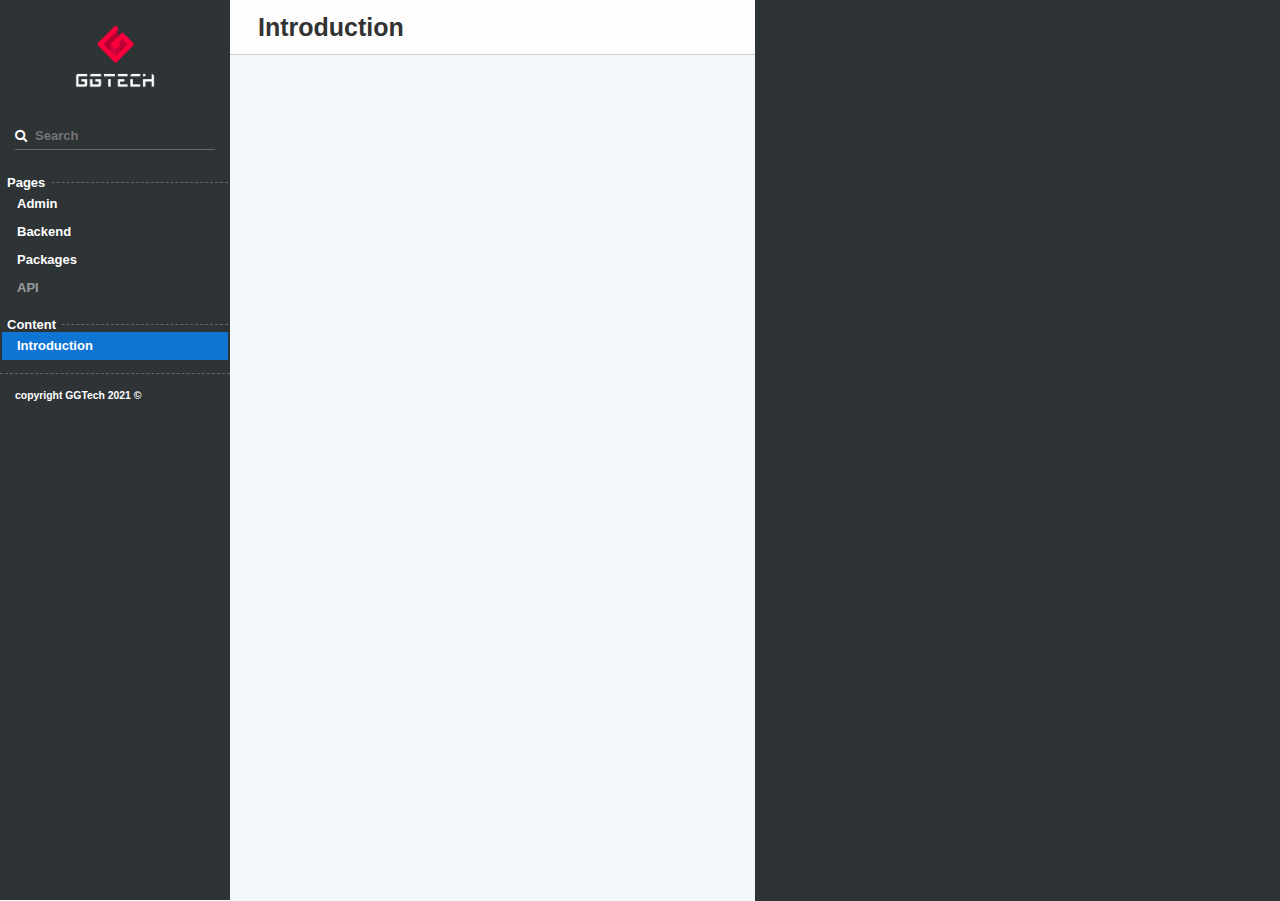
<file: index.html>
<!doctype html>
<html>
  <head>
    <meta charset="utf-8">
    <meta content="IE=edge,chrome=1" http-equiv="X-UA-Compatible">
    <meta name="viewport" content="width=device-width, initial-scale=1, maximum-scale=1">
    <link href="images/favicon-a68a6ad6.ico" rel="icon" type="image/ico" />
    <title>API Reference A</title>

    <style media="screen">
      .highlight table td { padding: 5px; }
.highlight table pre { margin: 0; }
.highlight .gh {
  color: #999999;
}
.highlight .sr {
  color: #f6aa11;
}
.highlight .go {
  color: #888888;
}
.highlight .gp {
  color: #555555;
}
.highlight .gs {
}
.highlight .gu {
  color: #aaaaaa;
}
.highlight .nb {
  color: #f6aa11;
}
.highlight .cm {
  color: #75715e;
}
.highlight .cp {
  color: #75715e;
}
.highlight .c1 {
  color: #75715e;
}
.highlight .cs {
  color: #75715e;
}
.highlight .c, .highlight .ch, .highlight .cd, .highlight .cpf {
  color: #75715e;
}
.highlight .err {
  color: #960050;
}
.highlight .gr {
  color: #960050;
}
.highlight .gt {
  color: #960050;
}
.highlight .gd {
  color: #49483e;
}
.highlight .gi {
  color: #49483e;
}
.highlight .ge {
  color: #49483e;
}
.highlight .kc {
  color: #66d9ef;
}
.highlight .kd {
  color: #66d9ef;
}
.highlight .kr {
  color: #66d9ef;
}
.highlight .no {
  color: #66d9ef;
}
.highlight .kt {
  color: #66d9ef;
}
.highlight .mf {
  color: #ae81ff;
}
.highlight .mh {
  color: #ae81ff;
}
.highlight .il {
  color: #ae81ff;
}
.highlight .mi {
  color: #ae81ff;
}
.highlight .mo {
  color: #ae81ff;
}
.highlight .m, .highlight .mb, .highlight .mx {
  color: #ae81ff;
}
.highlight .sc {
  color: #ae81ff;
}
.highlight .se {
  color: #ae81ff;
}
.highlight .ss {
  color: #ae81ff;
}
.highlight .sd {
  color: #e6db74;
}
.highlight .s2 {
  color: #e6db74;
}
.highlight .sb {
  color: #e6db74;
}
.highlight .sh {
  color: #e6db74;
}
.highlight .si {
  color: #e6db74;
}
.highlight .sx {
  color: #e6db74;
}
.highlight .s1 {
  color: #e6db74;
}
.highlight .s, .highlight .sa, .highlight .dl {
  color: #e6db74;
}
.highlight .na {
  color: #a6e22e;
}
.highlight .nc {
  color: #a6e22e;
}
.highlight .nd {
  color: #a6e22e;
}
.highlight .ne {
  color: #a6e22e;
}
.highlight .nf, .highlight .fm {
  color: #a6e22e;
}
.highlight .vc {
  color: #ffffff;
}
.highlight .nn {
  color: #ffffff;
}
.highlight .ni {
  color: #ffffff;
}
.highlight .bp {
  color: #ffffff;
}
.highlight .vg {
  color: #ffffff;
}
.highlight .vi {
  color: #ffffff;
}
.highlight .nv, .highlight .vm {
  color: #ffffff;
}
.highlight .w {
  color: #ffffff;
}
.highlight {
  color: #ffffff;
}
.highlight .n, .highlight .py, .highlight .nx {
  color: #ffffff;
}
.highlight .nl {
  color: #f92672;
}
.highlight .ow {
  color: #f92672;
}
.highlight .nt {
  color: #f92672;
}
.highlight .k, .highlight .kv {
  color: #f92672;
}
.highlight .kn {
  color: #f92672;
}
.highlight .kp {
  color: #f92672;
}
.highlight .o {
  color: #f92672;
}
    </style>
    <style media="print">
      * {
        -webkit-transition:none!important;
        transition:none!important;
      }
      .highlight table td { padding: 5px; }
.highlight table pre { margin: 0; }
.highlight, .highlight .w {
  color: #586e75;
}
.highlight .err {
  color: #002b36;
  background-color: #dc322f;
}
.highlight .c, .highlight .ch, .highlight .cd, .highlight .cm, .highlight .cpf, .highlight .c1, .highlight .cs {
  color: #657b83;
}
.highlight .cp {
  color: #b58900;
}
.highlight .nt {
  color: #b58900;
}
.highlight .o, .highlight .ow {
  color: #93a1a1;
}
.highlight .p, .highlight .pi {
  color: #93a1a1;
}
.highlight .gi {
  color: #859900;
}
.highlight .gd {
  color: #dc322f;
}
.highlight .gh {
  color: #268bd2;
  background-color: #002b36;
  font-weight: bold;
}
.highlight .k, .highlight .kn, .highlight .kp, .highlight .kr, .highlight .kv {
  color: #6c71c4;
}
.highlight .kc {
  color: #cb4b16;
}
.highlight .kt {
  color: #cb4b16;
}
.highlight .kd {
  color: #cb4b16;
}
.highlight .s, .highlight .sb, .highlight .sc, .highlight .dl, .highlight .sd, .highlight .s2, .highlight .sh, .highlight .sx, .highlight .s1 {
  color: #859900;
}
.highlight .sa {
  color: #6c71c4;
}
.highlight .sr {
  color: #2aa198;
}
.highlight .si {
  color: #d33682;
}
.highlight .se {
  color: #d33682;
}
.highlight .nn {
  color: #b58900;
}
.highlight .nc {
  color: #b58900;
}
.highlight .no {
  color: #b58900;
}
.highlight .na {
  color: #268bd2;
}
.highlight .m, .highlight .mb, .highlight .mf, .highlight .mh, .highlight .mi, .highlight .il, .highlight .mo, .highlight .mx {
  color: #859900;
}
.highlight .ss {
  color: #859900;
}
    </style>
    <link href="stylesheets/screen-278e2499.css" rel="stylesheet" media="screen" />
    <link href="stylesheets/print-953e3353.css" rel="stylesheet" media="print" />
      <script src="javascripts/all-7ab77579.js"></script>

    <script>
      $(function() { setupCodeCopy(); });
    </script>
  </head>

  <body class="index" data-languages="[]">
    <a href="#" id="nav-button">
      <span>
        <img src="images/navbar-cad8cdcb.png" alt="" />
      </span>
    </a>
    <div class="toc-wrapper">
      <a href="/">
        <img src="images/logo-a005c0ab.png" class="logo" alt="" />
      </a>
        <div class="search">
          <input type="text" class="search" id="input-search" placeholder="Search">
        </div>
        <ul class="search-results"></ul>
      <br/>
        <fieldset class="toc-list-page">
          <legend>
            Pages
          </legend>
          <ul id="pages" class="toc-list-h1">
              <li>
                <a id="admin-page" href="admin.html" class="toc-h1 toc-link capitalize " data-page="Admin">
                  Admin
                </a>
              </li>
              <li>
                <a id="backend-page" href="backend.html" class="toc-h1 toc-link capitalize " data-page="Backend">
                  Backend
                </a>
              </li>
              <li>
                <a id="packages-page" href="packages.html" class="toc-h1 toc-link capitalize " data-page="Packages">
                  Packages
                </a>
              </li>
              <li>
                <a id="api.htl-page" href="api.htl" class="toc-h1 toc-link capitalize disabled" data-page="API">
                  API
                </a>
              </li>
          </ul>
        </fieldset>
      <br/>
      <fieldset class="toc-list-page">
        <legend>
          Content
        </legend>
        <ul id="toc" class="toc-list-h1">
            <li>
              <a href="#introduction" class="toc-h1 toc-link" data-title="Introduction">Introduction</a>
            </li>
        </ul>
      </fieldset>
        <ul class="toc-footer">
            <li>copyright <a href="https://www.ggtech.global" target="_blank">GGTech</a> 2021 ©</li>
        </ul>
    </div>
    <div class="page-wrapper">
      <div class="dark-box"></div>
      <div class="content">
        <h1 id='introduction'>Introduction</h1>
      </div>
      <div class="dark-box">
      </div>
    </div>
  </body>
</html>
</file>
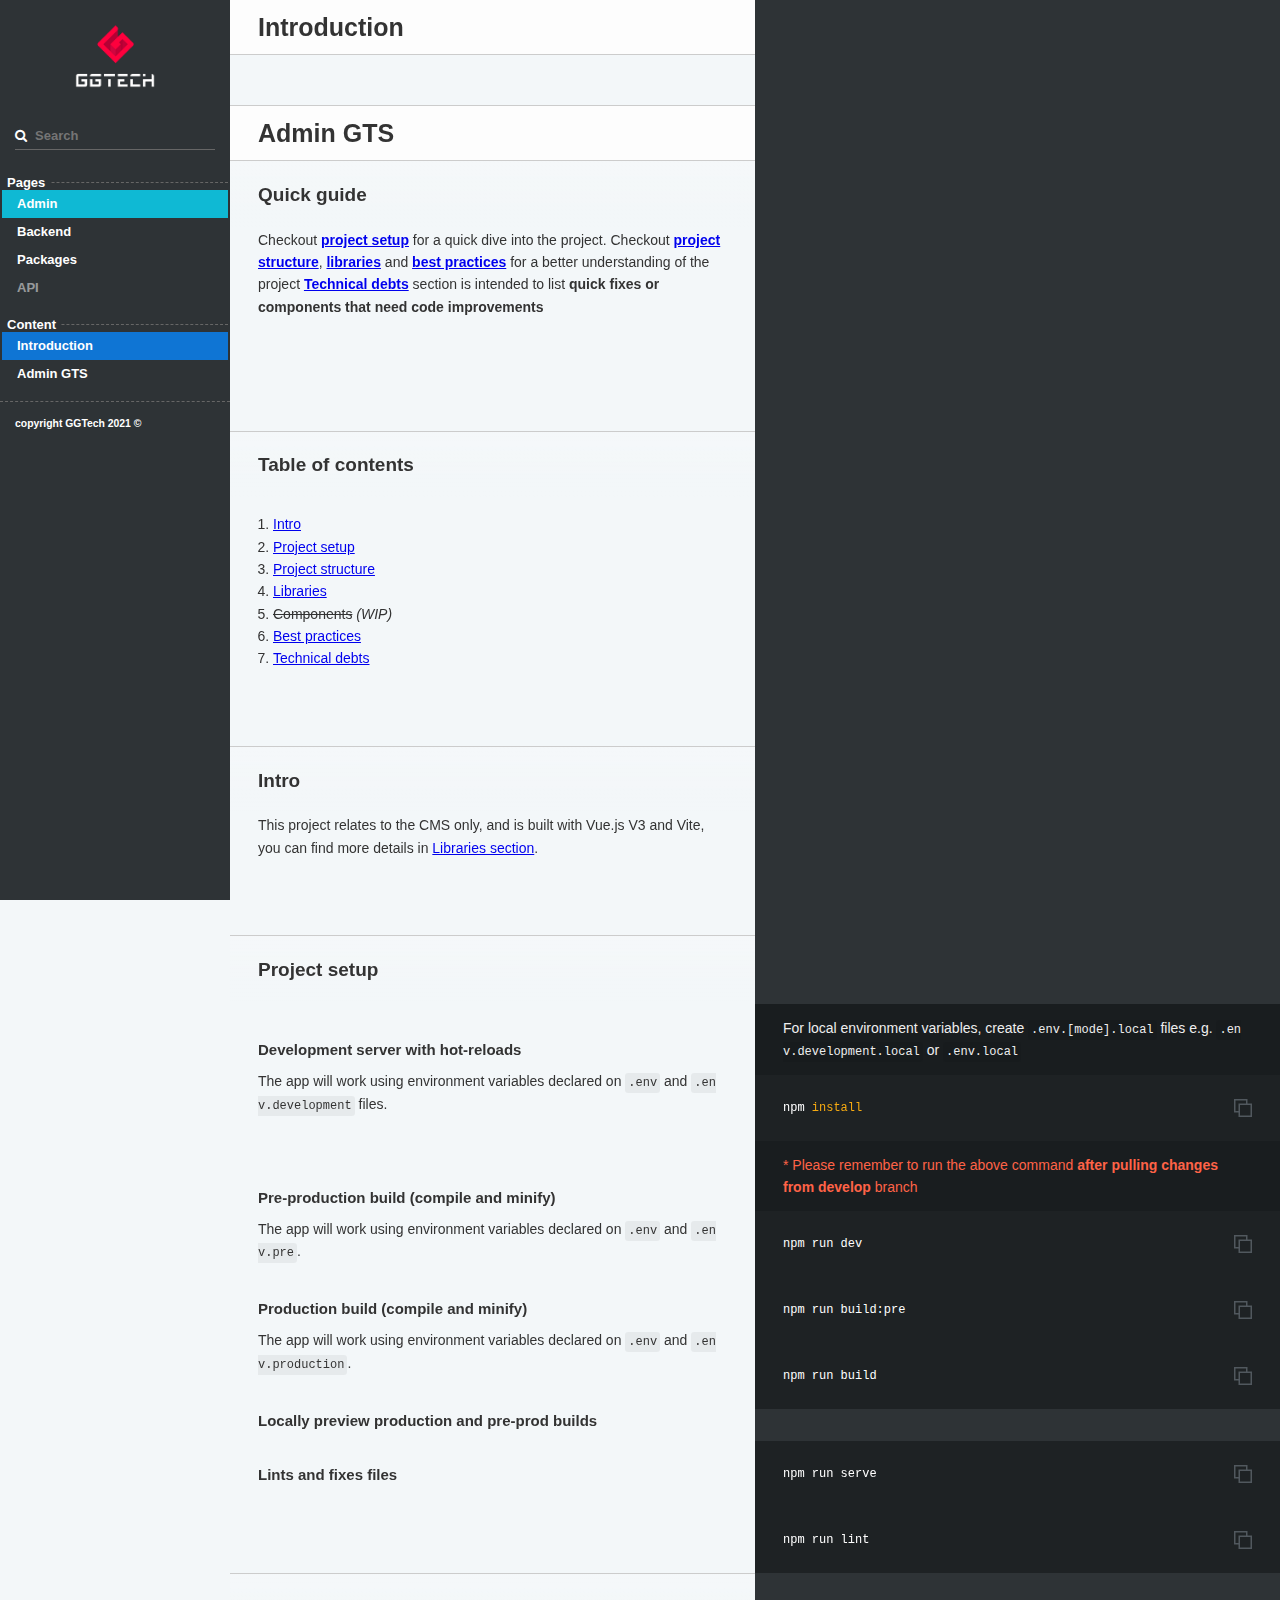
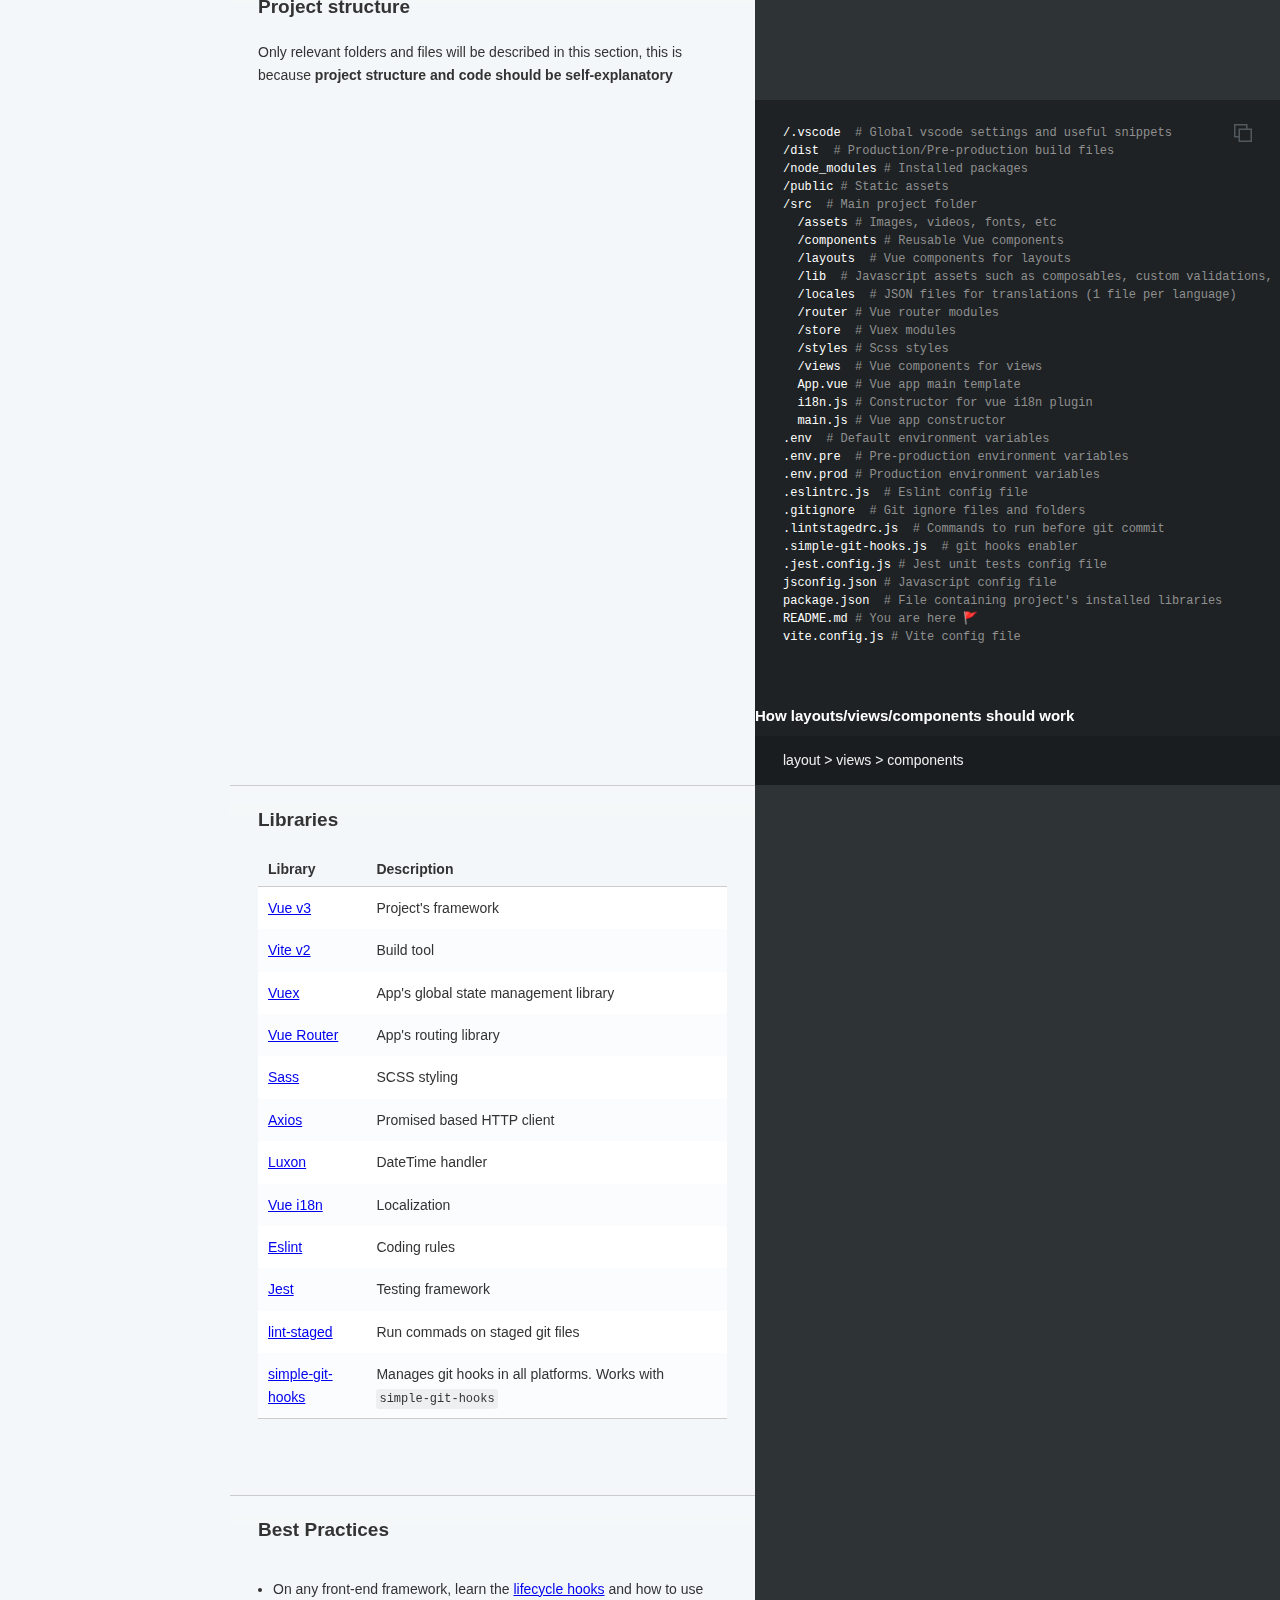
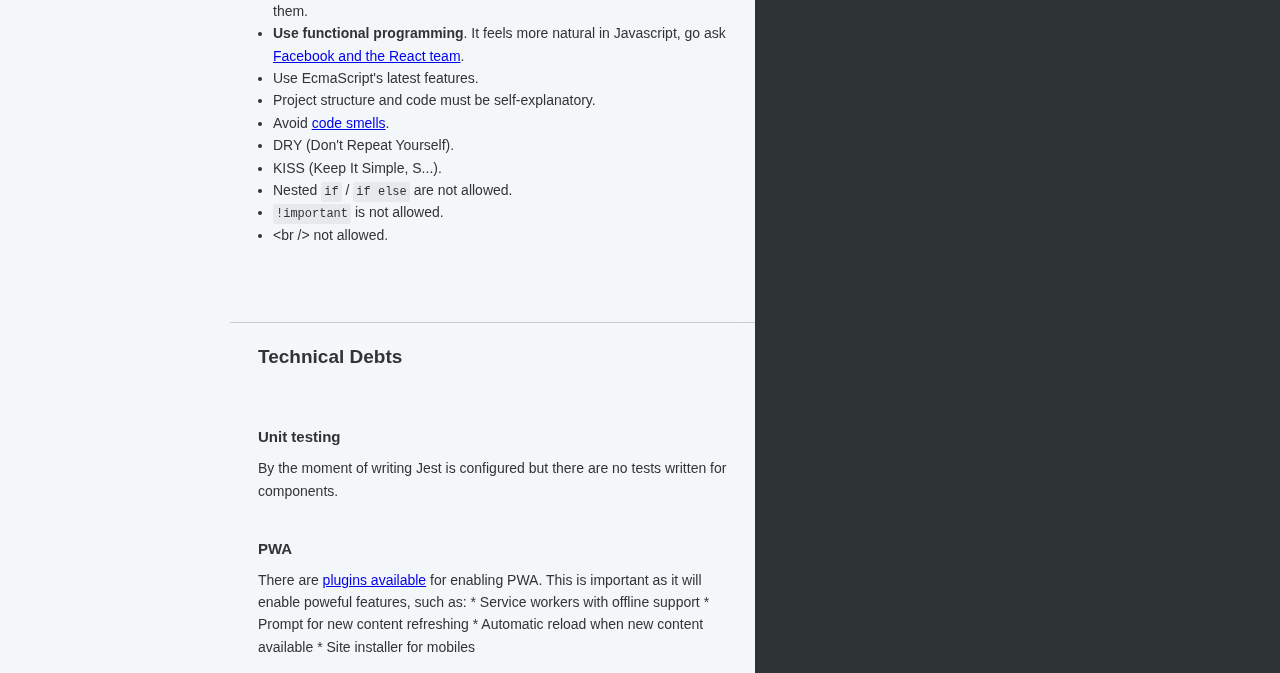
<file: admin.html>
<!doctype html>
<html>
  <head>
    <meta charset="utf-8">
    <meta content="IE=edge,chrome=1" http-equiv="X-UA-Compatible">
    <meta name="viewport" content="width=device-width, initial-scale=1, maximum-scale=1">
    <link href="images/favicon-a68a6ad6.ico" rel="icon" type="image/ico" />
    <title>API Reference A</title>

    <style media="screen">
      .highlight table td { padding: 5px; }
.highlight table pre { margin: 0; }
.highlight .gh {
  color: #999999;
}
.highlight .sr {
  color: #f6aa11;
}
.highlight .go {
  color: #888888;
}
.highlight .gp {
  color: #555555;
}
.highlight .gs {
}
.highlight .gu {
  color: #aaaaaa;
}
.highlight .nb {
  color: #f6aa11;
}
.highlight .cm {
  color: #75715e;
}
.highlight .cp {
  color: #75715e;
}
.highlight .c1 {
  color: #75715e;
}
.highlight .cs {
  color: #75715e;
}
.highlight .c, .highlight .ch, .highlight .cd, .highlight .cpf {
  color: #75715e;
}
.highlight .err {
  color: #960050;
}
.highlight .gr {
  color: #960050;
}
.highlight .gt {
  color: #960050;
}
.highlight .gd {
  color: #49483e;
}
.highlight .gi {
  color: #49483e;
}
.highlight .ge {
  color: #49483e;
}
.highlight .kc {
  color: #66d9ef;
}
.highlight .kd {
  color: #66d9ef;
}
.highlight .kr {
  color: #66d9ef;
}
.highlight .no {
  color: #66d9ef;
}
.highlight .kt {
  color: #66d9ef;
}
.highlight .mf {
  color: #ae81ff;
}
.highlight .mh {
  color: #ae81ff;
}
.highlight .il {
  color: #ae81ff;
}
.highlight .mi {
  color: #ae81ff;
}
.highlight .mo {
  color: #ae81ff;
}
.highlight .m, .highlight .mb, .highlight .mx {
  color: #ae81ff;
}
.highlight .sc {
  color: #ae81ff;
}
.highlight .se {
  color: #ae81ff;
}
.highlight .ss {
  color: #ae81ff;
}
.highlight .sd {
  color: #e6db74;
}
.highlight .s2 {
  color: #e6db74;
}
.highlight .sb {
  color: #e6db74;
}
.highlight .sh {
  color: #e6db74;
}
.highlight .si {
  color: #e6db74;
}
.highlight .sx {
  color: #e6db74;
}
.highlight .s1 {
  color: #e6db74;
}
.highlight .s, .highlight .sa, .highlight .dl {
  color: #e6db74;
}
.highlight .na {
  color: #a6e22e;
}
.highlight .nc {
  color: #a6e22e;
}
.highlight .nd {
  color: #a6e22e;
}
.highlight .ne {
  color: #a6e22e;
}
.highlight .nf, .highlight .fm {
  color: #a6e22e;
}
.highlight .vc {
  color: #ffffff;
}
.highlight .nn {
  color: #ffffff;
}
.highlight .ni {
  color: #ffffff;
}
.highlight .bp {
  color: #ffffff;
}
.highlight .vg {
  color: #ffffff;
}
.highlight .vi {
  color: #ffffff;
}
.highlight .nv, .highlight .vm {
  color: #ffffff;
}
.highlight .w {
  color: #ffffff;
}
.highlight {
  color: #ffffff;
}
.highlight .n, .highlight .py, .highlight .nx {
  color: #ffffff;
}
.highlight .nl {
  color: #f92672;
}
.highlight .ow {
  color: #f92672;
}
.highlight .nt {
  color: #f92672;
}
.highlight .k, .highlight .kv {
  color: #f92672;
}
.highlight .kn {
  color: #f92672;
}
.highlight .kp {
  color: #f92672;
}
.highlight .o {
  color: #f92672;
}
    </style>
    <style media="print">
      * {
        -webkit-transition:none!important;
        transition:none!important;
      }
      .highlight table td { padding: 5px; }
.highlight table pre { margin: 0; }
.highlight, .highlight .w {
  color: #586e75;
}
.highlight .err {
  color: #002b36;
  background-color: #dc322f;
}
.highlight .c, .highlight .ch, .highlight .cd, .highlight .cm, .highlight .cpf, .highlight .c1, .highlight .cs {
  color: #657b83;
}
.highlight .cp {
  color: #b58900;
}
.highlight .nt {
  color: #b58900;
}
.highlight .o, .highlight .ow {
  color: #93a1a1;
}
.highlight .p, .highlight .pi {
  color: #93a1a1;
}
.highlight .gi {
  color: #859900;
}
.highlight .gd {
  color: #dc322f;
}
.highlight .gh {
  color: #268bd2;
  background-color: #002b36;
  font-weight: bold;
}
.highlight .k, .highlight .kn, .highlight .kp, .highlight .kr, .highlight .kv {
  color: #6c71c4;
}
.highlight .kc {
  color: #cb4b16;
}
.highlight .kt {
  color: #cb4b16;
}
.highlight .kd {
  color: #cb4b16;
}
.highlight .s, .highlight .sb, .highlight .sc, .highlight .dl, .highlight .sd, .highlight .s2, .highlight .sh, .highlight .sx, .highlight .s1 {
  color: #859900;
}
.highlight .sa {
  color: #6c71c4;
}
.highlight .sr {
  color: #2aa198;
}
.highlight .si {
  color: #d33682;
}
.highlight .se {
  color: #d33682;
}
.highlight .nn {
  color: #b58900;
}
.highlight .nc {
  color: #b58900;
}
.highlight .no {
  color: #b58900;
}
.highlight .na {
  color: #268bd2;
}
.highlight .m, .highlight .mb, .highlight .mf, .highlight .mh, .highlight .mi, .highlight .il, .highlight .mo, .highlight .mx {
  color: #859900;
}
.highlight .ss {
  color: #859900;
}
    </style>
    <link href="stylesheets/screen-278e2499.css" rel="stylesheet" media="screen" />
    <link href="stylesheets/print-953e3353.css" rel="stylesheet" media="print" />
      <script src="javascripts/all-7ab77579.js"></script>

    <script>
      $(function() { setupCodeCopy(); });
    </script>
  </head>

  <body class="admin" data-languages="[]">
    <a href="#" id="nav-button">
      <span>
        <img src="images/navbar-cad8cdcb.png" alt="" />
      </span>
    </a>
    <div class="toc-wrapper">
      <a href="/">
        <img src="images/logo-a005c0ab.png" class="logo" alt="" />
      </a>
        <div class="search">
          <input type="text" class="search" id="input-search" placeholder="Search">
        </div>
        <ul class="search-results"></ul>
      <br/>
        <fieldset class="toc-list-page">
          <legend>
            Pages
          </legend>
          <ul id="pages" class="toc-list-h1">
              <li>
                <a id="admin-page" href="admin.html" class="toc-h1 toc-link capitalize " data-page="Admin">
                  Admin
                </a>
              </li>
              <li>
                <a id="backend-page" href="backend.html" class="toc-h1 toc-link capitalize " data-page="Backend">
                  Backend
                </a>
              </li>
              <li>
                <a id="packages-page" href="packages.html" class="toc-h1 toc-link capitalize " data-page="Packages">
                  Packages
                </a>
              </li>
              <li>
                <a id="api.htl-page" href="api.htl" class="toc-h1 toc-link capitalize disabled" data-page="API">
                  API
                </a>
              </li>
          </ul>
        </fieldset>
      <br/>
      <fieldset class="toc-list-page">
        <legend>
          Content
        </legend>
        <ul id="toc" class="toc-list-h1">
            <li>
              <a href="#introduction" class="toc-h1 toc-link" data-title="Introduction">Introduction</a>
            </li>
            <li>
              <a href="#admin-gts" class="toc-h1 toc-link" data-title="Admin GTS"><strong>Admin GTS</strong></a>
                <ul class="toc-list-h2">
                    <li>
                      <a href="#quick-guide" class="toc-h2 toc-link" data-title="Quick guide"><strong>Quick guide</strong></a>
                    </li>
                    <li>
                      <a href="#table-of-contents" class="toc-h2 toc-link" data-title="Table of contents"><strong>Table of contents</strong></a>
                    </li>
                    <li>
                      <a href="#intro" class="toc-h2 toc-link" data-title="Intro "><strong>Intro</strong> <span id="intro"></span></a>
                    </li>
                    <li>
                      <a href="#project-setup" class="toc-h2 toc-link" data-title="Project setup "><strong>Project setup</strong> <span id="project-setup"></span></a>
                    </li>
                    <li>
                      <a href="#project-structure" class="toc-h2 toc-link" data-title="Project structure "><strong>Project structure</strong> <span id="project-structure"></span></a>
                    </li>
                    <li>
                      <a href="#libraries" class="toc-h2 toc-link" data-title="Libraries "><strong>Libraries</strong> <span id="libraries"></span></a>
                    </li>
                    <li>
                      <a href="#best-practices" class="toc-h2 toc-link" data-title="Best Practices "><strong>Best Practices</strong> <span id="best-practices"></span></a>
                    </li>
                    <li>
                      <a href="#technical-debts" class="toc-h2 toc-link" data-title="Technical Debts "><strong>Technical Debts</strong> <span id="technical-debts"></span></a>
                    </li>
                </ul>
            </li>
        </ul>
      </fieldset>
        <ul class="toc-footer">
            <li>copyright <a href="https://www.ggtech.global" target="_blank">GGTech</a> 2021 ©</li>
        </ul>
    </div>
    <div class="page-wrapper">
      <div class="dark-box"></div>
      <div class="content">
        <h1 id='introduction'>Introduction</h1><h1 id='admin-gts'><strong>Admin GTS</strong></h1><h2 id='quick-guide'><strong>Quick guide</strong></h2>
<p>Checkout <strong><a href="#project-setup">project setup</a></strong> for a quick dive into the project.
Checkout <strong><a href="#project-structure">project structure</a></strong>, <strong><a href="#libraries">libraries</a></strong> and <strong><a href="#best-practices">best practices</a></strong> for a better understanding of the project
<strong><a href="#technical-debts">Technical debts</a></strong> section is intended to list <strong>quick fixes or components that need code improvements</strong></p>

<p><br/></p>
<h2 id='table-of-contents'><strong>Table of contents</strong></h2>
<ol>
<li><a href="#intro">Intro</a></li>
<li><a href="#project-setup">Project setup</a></li>
<li><a href="#project-structure">Project structure</a></li>
<li><a href="#libraries">Libraries</a></li>
<li><del>Components</del> <em>(WIP)</em></li>
<li><a href="#best-practices">Best practices</a></li>
<li><a href="#technical-debts">Technical debts</a></li>
</ol>
<h2 id='intro'><strong>Intro</strong> <span id="intro"></span></h2>
<p>This project relates to the CMS only, and is built with Vue.js V3 and Vite, you can find more details in <a href="#libraries">Libraries section</a>.</p>
<h2 id='project-setup'><strong>Project setup</strong> <span id="project-setup"></span></h2>
<blockquote>
<p>For local environment variables, create <code>.env.[mode].local</code> files e.g. <code>.env.development.local</code> or <code>.env.local</code></p>
</blockquote>
<div class="highlight"><pre class="highlight shell"><code>npm <span class="nb">install</span>
</code></pre></div>
<blockquote>
<p><span style="color: tomato">* Please remember to run the above command <strong>after pulling changes from develop</strong> branch</span></p>
</blockquote>
<h3 id='development-server-with-hot-reloads'><strong>Development server</strong> with hot-reloads</h3><div class="highlight"><pre class="highlight shell"><code>npm run dev
</code></pre></div>
<p>The app will work using environment variables declared on <code>.env</code> and <code>.env.development</code> files.</p>

<p><br/></p>
<h3 id='pre-production-build-compile-and-minify'><strong>Pre-production build</strong> (compile and minify)</h3><div class="highlight"><pre class="highlight shell"><code>npm run build:pre
</code></pre></div>
<p>The app will work using environment variables declared on <code>.env</code> and <code>.env.pre</code>.</p>
<h3 id='production-build-compile-and-minify'><strong>Production build</strong> (compile and minify)</h3><div class="highlight"><pre class="highlight shell"><code>npm run build
</code></pre></div>
<p>The app will work using environment variables declared on <code>.env</code> and <code>.env.production</code>.</p>
<h3 id='locally-preview-production-and-pre-prod-builds'>Locally preview production and pre-prod builds</h3><div class="highlight"><pre class="highlight shell"><code>npm run serve
</code></pre></div><h3 id='lints-and-fixes-files'>Lints and fixes files</h3><div class="highlight"><pre class="highlight shell"><code>npm run lint
</code></pre></div><h2 id='project-structure'><strong>Project structure</strong> <span id="project-structure"></span></h2>
<p>Only relevant folders and files will be described in this section, this is because <strong>project structure and code should be self-explanatory</strong></p>
<div class="highlight"><pre class="highlight shell"><code>/.vscode  <span class="c"># Global vscode settings and useful snippets</span>
/dist  <span class="c"># Production/Pre-production build files</span>
/node_modules <span class="c"># Installed packages</span>
/public <span class="c"># Static assets</span>
/src  <span class="c"># Main project folder</span>
  /assets <span class="c"># Images, videos, fonts, etc</span>
  /components <span class="c"># Reusable Vue components</span>
  /layouts  <span class="c"># Vue components for layouts</span>
  /lib  <span class="c"># Javascript assets such as composables, custom validations, etc</span>
  /locales  <span class="c"># JSON files for translations (1 file per language)</span>
  /router <span class="c"># Vue router modules</span>
  /store  <span class="c"># Vuex modules</span>
  /styles <span class="c"># Scss styles</span>
  /views  <span class="c"># Vue components for views</span>
  App.vue <span class="c"># Vue app main template</span>
  i18n.js <span class="c"># Constructor for vue i18n plugin</span>
  main.js <span class="c"># Vue app constructor</span>
.env  <span class="c"># Default environment variables</span>
.env.pre  <span class="c"># Pre-production environment variables</span>
.env.prod <span class="c"># Production environment variables</span>
.eslintrc.js  <span class="c"># Eslint config file</span>
.gitignore  <span class="c"># Git ignore files and folders</span>
.lintstagedrc.js  <span class="c"># Commands to run before git commit</span>
.simple-git-hooks.js  <span class="c"># git hooks enabler</span>
.jest.config.js <span class="c"># Jest unit tests config file</span>
jsconfig.json <span class="c"># Javascript config file</span>
package.json  <span class="c"># File containing project's installed libraries</span>
README.md <span class="c"># You are here 🚩</span>
vite.config.js <span class="c"># Vite config file</span>
</code></pre></div>
<blockquote>
<h3 id='how-layouts-views-components-should-work'><strong>How layouts/views/components should work</strong></h3>
<p>layout &gt; views &gt; components</p>
</blockquote>
<h2 id='libraries'><strong>Libraries</strong> <span id="libraries"></span></h2>
<table><thead>
<tr>
<th>Library</th>
<th>Description</th>
</tr>
</thead><tbody>
<tr>
<td><a href="https://v3.vuejs.org/">Vue v3</a></td>
<td>Project&#39;s framework</td>
</tr>
<tr>
<td><a href="https://vitejs.dev/">Vite v2</a></td>
<td>Build tool</td>
</tr>
<tr>
<td><a href="https://next.vuex.vuejs.org/">Vuex</a></td>
<td>App&#39;s global state management library</td>
</tr>
<tr>
<td><a href="https://next.router.vuejs.org/">Vue Router</a></td>
<td>App&#39;s routing library</td>
</tr>
<tr>
<td><a href="https://sass-lang.com/">Sass</a></td>
<td>SCSS styling</td>
</tr>
<tr>
<td><a href="https://axios-http.com/">Axios</a></td>
<td>Promised based HTTP client</td>
</tr>
<tr>
<td><a href="https://moment.github.io/luxon/">Luxon</a></td>
<td>DateTime handler</td>
</tr>
<tr>
<td><a href="https://vue-i18n.intlify.dev/introduction.html">Vue i18n</a></td>
<td>Localization</td>
</tr>
<tr>
<td><a href="https://eslint.org/">Eslint</a></td>
<td>Coding rules</td>
</tr>
<tr>
<td><a href="https://jestjs.io/">Jest</a></td>
<td>Testing framework</td>
</tr>
<tr>
<td><a href="https://github.com/okonet/lint-staged">lint-staged</a></td>
<td>Run commads on staged git files</td>
</tr>
<tr>
<td><a href="https://github.com/toplenboren/simple-git-hooks">simple-git-hooks</a></td>
<td>Manages git hooks in all platforms. Works with <code>simple-git-hooks</code></td>
</tr>
</tbody></table>
<h2 id='best-practices'><strong>Best Practices</strong> <span id="best-practices"></span></h2>
<ul>
<li>On any front-end framework, learn the <a href="https://v3.vuejs.org/guide/instance.html#lifecycle-hooks">lifecycle hooks</a> and how to use them.</li>
<li><strong>Use functional programming</strong>. It feels more natural in Javascript, go ask <a href="https://reactjs.org/docs/hooks-intro.html#classes-confuse-both-people-and-machines">Facebook and the React team</a>.</li>
<li>Use EcmaScript&#39;s latest features.</li>
<li>Project structure and code must be self-explanatory.</li>
<li>Avoid <a href="https://www.google.com/search?q=code+smells+javascript">code smells</a>.</li>
<li>DRY (Don&#39;t Repeat Yourself).</li>
<li>KISS (Keep It Simple, S...).</li>
<li>Nested <code>if</code> / <code>if else</code> are not allowed.</li>
<li><code>!important</code> is not allowed.</li>
<li>&lt;br /&gt; not allowed.</li>
</ul>
<h2 id='technical-debts'><strong>Technical Debts</strong> <span id="technical-debts"></span></h2><h3 id='unit-testing'><strong>Unit testing</strong></h3>
<p>By the moment of writing Jest is configured but there are no tests written for components.</p>
<h3 id='pwa'><strong>PWA</strong></h3>
<p>There are <a href="https://github.com/antfu/vite-plugin-pwa">plugins available</a> for enabling PWA. This is important as it will enable poweful features, such as:
* Service workers with offline support
* Prompt for new content refreshing
* Automatic reload when new content available
* Site installer for mobiles</p>

      </div>
      <div class="dark-box">
      </div>
    </div>
  </body>
</html>
</file>
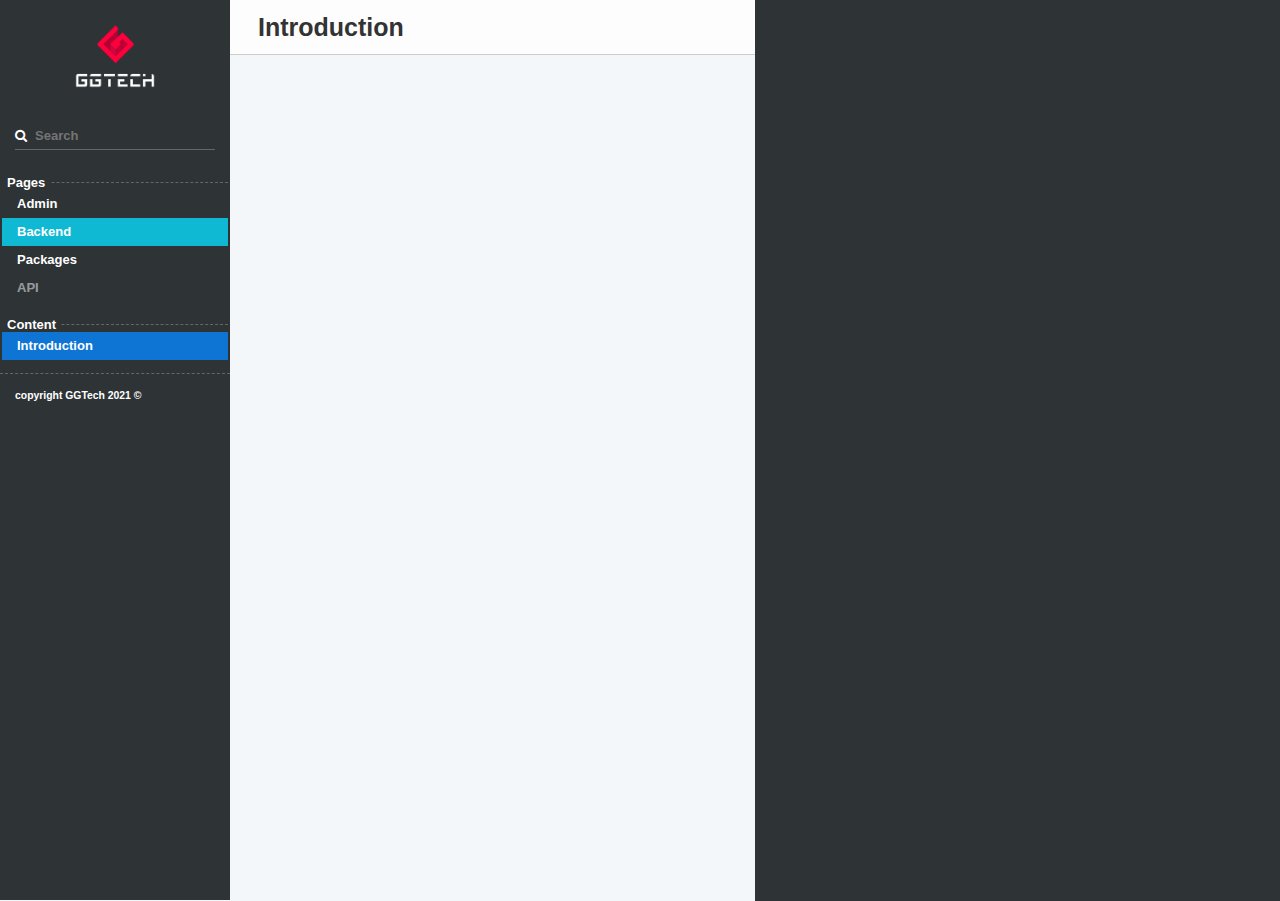
<file: backend.html>
<!doctype html>
<html>
  <head>
    <meta charset="utf-8">
    <meta content="IE=edge,chrome=1" http-equiv="X-UA-Compatible">
    <meta name="viewport" content="width=device-width, initial-scale=1, maximum-scale=1">
    <link href="images/favicon-a68a6ad6.ico" rel="icon" type="image/ico" />
    <title>API Reference A</title>

    <style media="screen">
      .highlight table td { padding: 5px; }
.highlight table pre { margin: 0; }
.highlight .gh {
  color: #999999;
}
.highlight .sr {
  color: #f6aa11;
}
.highlight .go {
  color: #888888;
}
.highlight .gp {
  color: #555555;
}
.highlight .gs {
}
.highlight .gu {
  color: #aaaaaa;
}
.highlight .nb {
  color: #f6aa11;
}
.highlight .cm {
  color: #75715e;
}
.highlight .cp {
  color: #75715e;
}
.highlight .c1 {
  color: #75715e;
}
.highlight .cs {
  color: #75715e;
}
.highlight .c, .highlight .ch, .highlight .cd, .highlight .cpf {
  color: #75715e;
}
.highlight .err {
  color: #960050;
}
.highlight .gr {
  color: #960050;
}
.highlight .gt {
  color: #960050;
}
.highlight .gd {
  color: #49483e;
}
.highlight .gi {
  color: #49483e;
}
.highlight .ge {
  color: #49483e;
}
.highlight .kc {
  color: #66d9ef;
}
.highlight .kd {
  color: #66d9ef;
}
.highlight .kr {
  color: #66d9ef;
}
.highlight .no {
  color: #66d9ef;
}
.highlight .kt {
  color: #66d9ef;
}
.highlight .mf {
  color: #ae81ff;
}
.highlight .mh {
  color: #ae81ff;
}
.highlight .il {
  color: #ae81ff;
}
.highlight .mi {
  color: #ae81ff;
}
.highlight .mo {
  color: #ae81ff;
}
.highlight .m, .highlight .mb, .highlight .mx {
  color: #ae81ff;
}
.highlight .sc {
  color: #ae81ff;
}
.highlight .se {
  color: #ae81ff;
}
.highlight .ss {
  color: #ae81ff;
}
.highlight .sd {
  color: #e6db74;
}
.highlight .s2 {
  color: #e6db74;
}
.highlight .sb {
  color: #e6db74;
}
.highlight .sh {
  color: #e6db74;
}
.highlight .si {
  color: #e6db74;
}
.highlight .sx {
  color: #e6db74;
}
.highlight .s1 {
  color: #e6db74;
}
.highlight .s, .highlight .sa, .highlight .dl {
  color: #e6db74;
}
.highlight .na {
  color: #a6e22e;
}
.highlight .nc {
  color: #a6e22e;
}
.highlight .nd {
  color: #a6e22e;
}
.highlight .ne {
  color: #a6e22e;
}
.highlight .nf, .highlight .fm {
  color: #a6e22e;
}
.highlight .vc {
  color: #ffffff;
}
.highlight .nn {
  color: #ffffff;
}
.highlight .ni {
  color: #ffffff;
}
.highlight .bp {
  color: #ffffff;
}
.highlight .vg {
  color: #ffffff;
}
.highlight .vi {
  color: #ffffff;
}
.highlight .nv, .highlight .vm {
  color: #ffffff;
}
.highlight .w {
  color: #ffffff;
}
.highlight {
  color: #ffffff;
}
.highlight .n, .highlight .py, .highlight .nx {
  color: #ffffff;
}
.highlight .nl {
  color: #f92672;
}
.highlight .ow {
  color: #f92672;
}
.highlight .nt {
  color: #f92672;
}
.highlight .k, .highlight .kv {
  color: #f92672;
}
.highlight .kn {
  color: #f92672;
}
.highlight .kp {
  color: #f92672;
}
.highlight .o {
  color: #f92672;
}
    </style>
    <style media="print">
      * {
        -webkit-transition:none!important;
        transition:none!important;
      }
      .highlight table td { padding: 5px; }
.highlight table pre { margin: 0; }
.highlight, .highlight .w {
  color: #586e75;
}
.highlight .err {
  color: #002b36;
  background-color: #dc322f;
}
.highlight .c, .highlight .ch, .highlight .cd, .highlight .cm, .highlight .cpf, .highlight .c1, .highlight .cs {
  color: #657b83;
}
.highlight .cp {
  color: #b58900;
}
.highlight .nt {
  color: #b58900;
}
.highlight .o, .highlight .ow {
  color: #93a1a1;
}
.highlight .p, .highlight .pi {
  color: #93a1a1;
}
.highlight .gi {
  color: #859900;
}
.highlight .gd {
  color: #dc322f;
}
.highlight .gh {
  color: #268bd2;
  background-color: #002b36;
  font-weight: bold;
}
.highlight .k, .highlight .kn, .highlight .kp, .highlight .kr, .highlight .kv {
  color: #6c71c4;
}
.highlight .kc {
  color: #cb4b16;
}
.highlight .kt {
  color: #cb4b16;
}
.highlight .kd {
  color: #cb4b16;
}
.highlight .s, .highlight .sb, .highlight .sc, .highlight .dl, .highlight .sd, .highlight .s2, .highlight .sh, .highlight .sx, .highlight .s1 {
  color: #859900;
}
.highlight .sa {
  color: #6c71c4;
}
.highlight .sr {
  color: #2aa198;
}
.highlight .si {
  color: #d33682;
}
.highlight .se {
  color: #d33682;
}
.highlight .nn {
  color: #b58900;
}
.highlight .nc {
  color: #b58900;
}
.highlight .no {
  color: #b58900;
}
.highlight .na {
  color: #268bd2;
}
.highlight .m, .highlight .mb, .highlight .mf, .highlight .mh, .highlight .mi, .highlight .il, .highlight .mo, .highlight .mx {
  color: #859900;
}
.highlight .ss {
  color: #859900;
}
    </style>
    <link href="stylesheets/screen-278e2499.css" rel="stylesheet" media="screen" />
    <link href="stylesheets/print-953e3353.css" rel="stylesheet" media="print" />
      <script src="javascripts/all-7ab77579.js"></script>

    <script>
      $(function() { setupCodeCopy(); });
    </script>
  </head>

  <body class="backend" data-languages="[]">
    <a href="#" id="nav-button">
      <span>
        <img src="images/navbar-cad8cdcb.png" alt="" />
      </span>
    </a>
    <div class="toc-wrapper">
      <a href="/">
        <img src="images/logo-a005c0ab.png" class="logo" alt="" />
      </a>
        <div class="search">
          <input type="text" class="search" id="input-search" placeholder="Search">
        </div>
        <ul class="search-results"></ul>
      <br/>
        <fieldset class="toc-list-page">
          <legend>
            Pages
          </legend>
          <ul id="pages" class="toc-list-h1">
              <li>
                <a id="admin-page" href="admin.html" class="toc-h1 toc-link capitalize " data-page="Admin">
                  Admin
                </a>
              </li>
              <li>
                <a id="backend-page" href="backend.html" class="toc-h1 toc-link capitalize " data-page="Backend">
                  Backend
                </a>
              </li>
              <li>
                <a id="packages-page" href="packages.html" class="toc-h1 toc-link capitalize " data-page="Packages">
                  Packages
                </a>
              </li>
              <li>
                <a id="api.htl-page" href="api.htl" class="toc-h1 toc-link capitalize disabled" data-page="API">
                  API
                </a>
              </li>
          </ul>
        </fieldset>
      <br/>
      <fieldset class="toc-list-page">
        <legend>
          Content
        </legend>
        <ul id="toc" class="toc-list-h1">
            <li>
              <a href="#introduction" class="toc-h1 toc-link" data-title="Introduction">Introduction</a>
            </li>
        </ul>
      </fieldset>
        <ul class="toc-footer">
            <li>copyright <a href="https://www.ggtech.global" target="_blank">GGTech</a> 2021 ©</li>
        </ul>
    </div>
    <div class="page-wrapper">
      <div class="dark-box"></div>
      <div class="content">
        <h1 id='introduction'>Introduction</h1>
      </div>
      <div class="dark-box">
      </div>
    </div>
  </body>
</html>
</file>
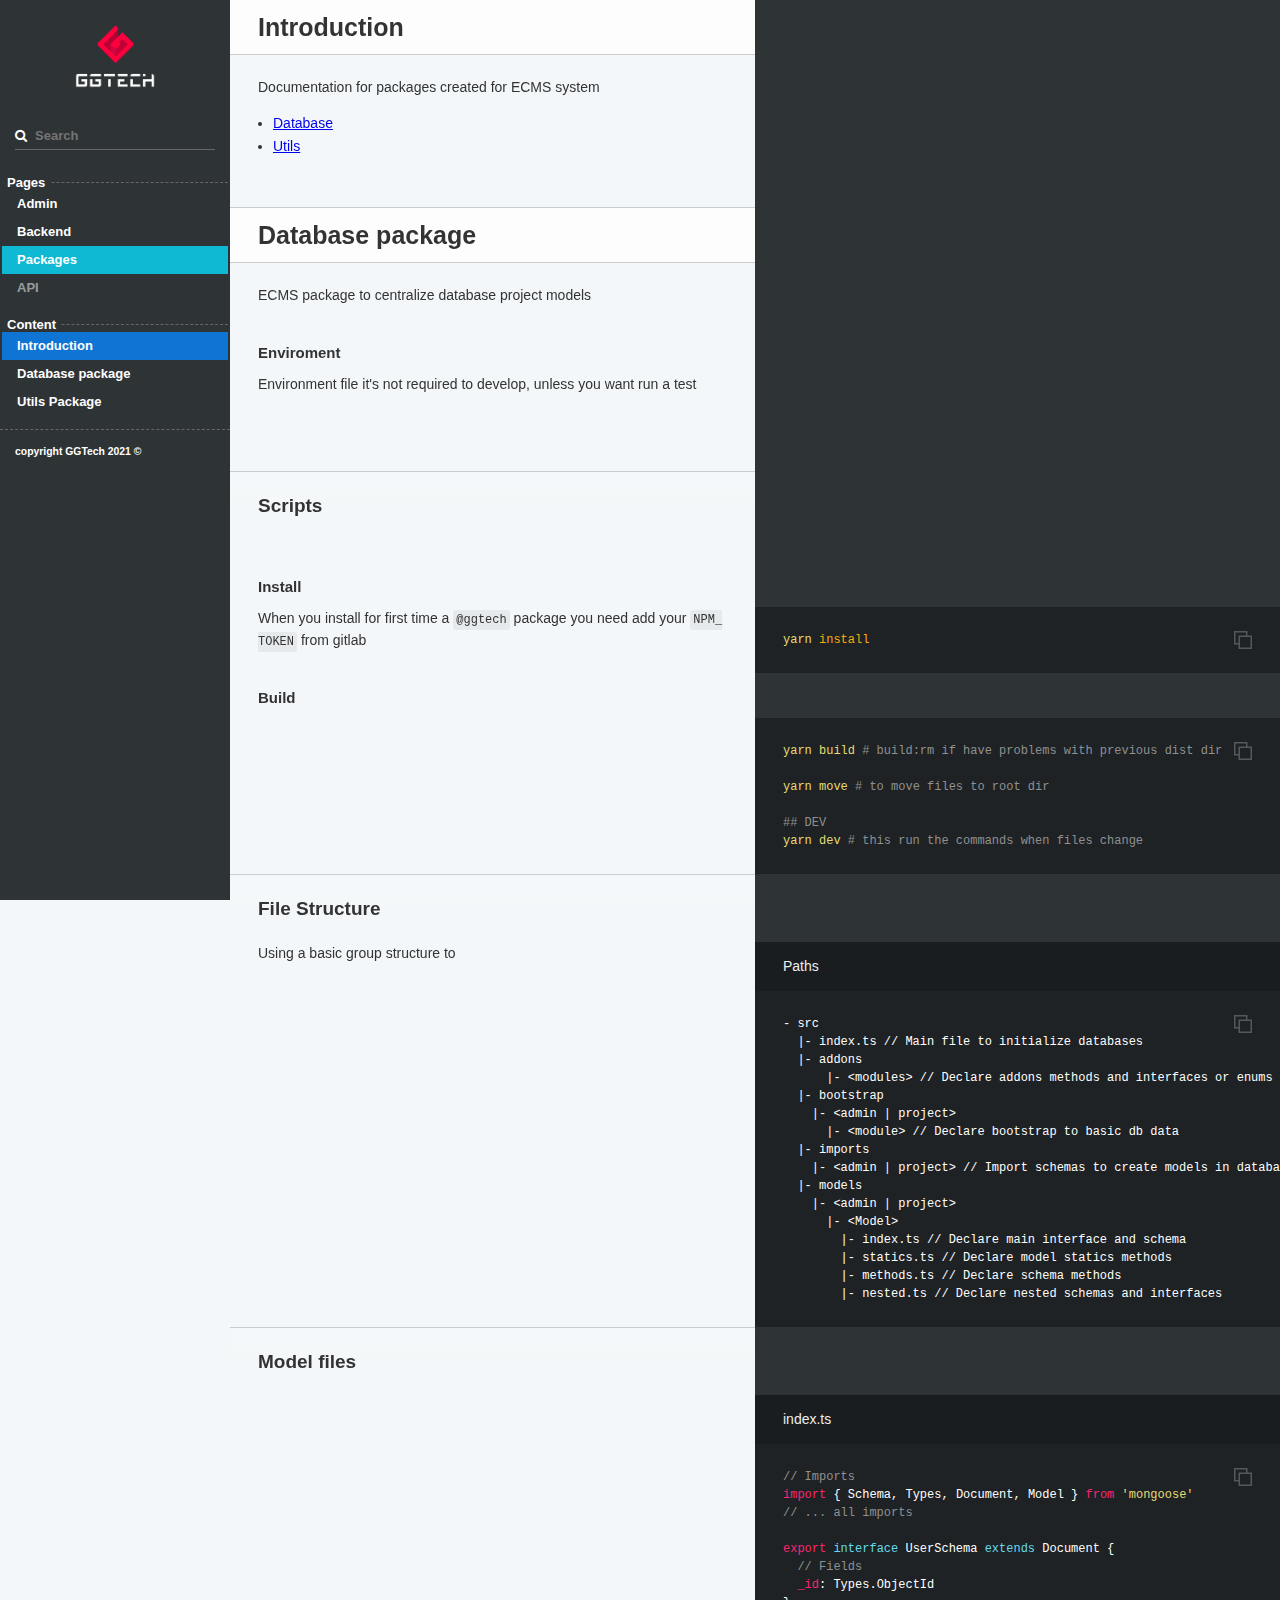
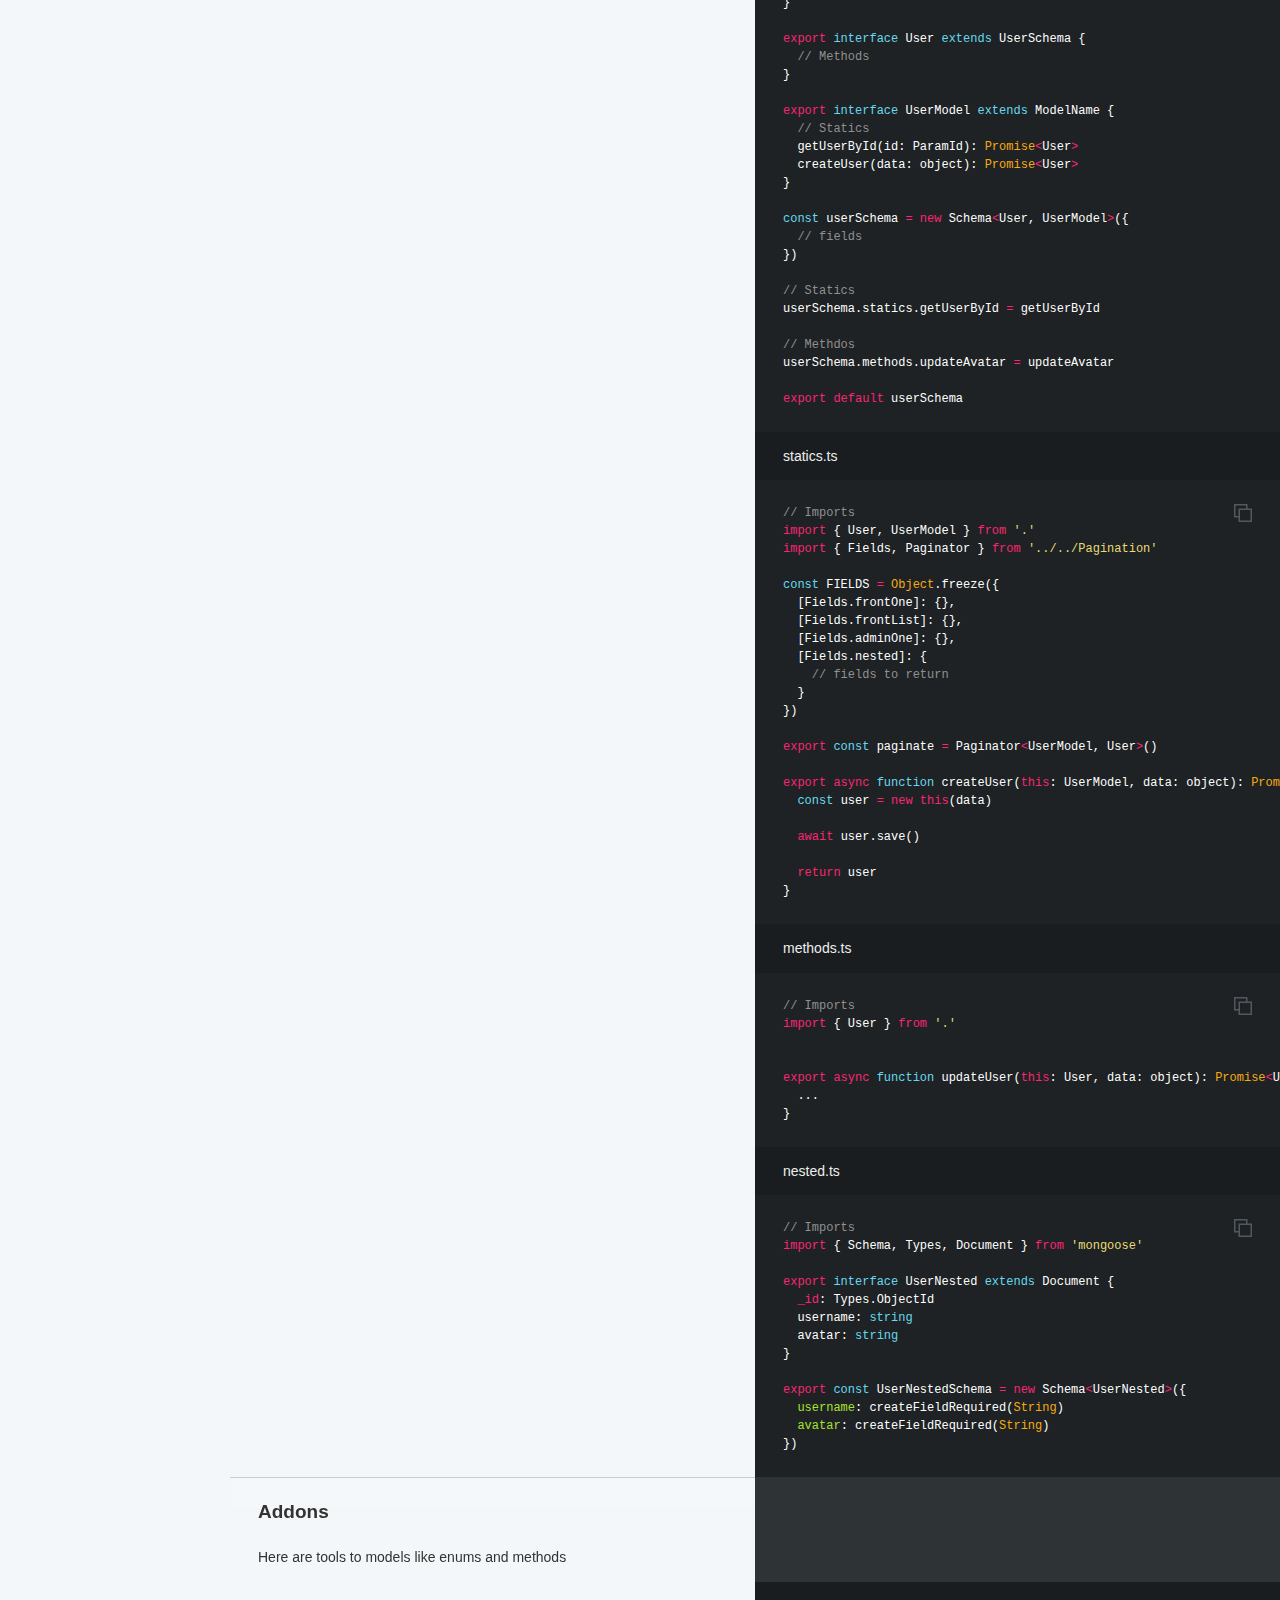
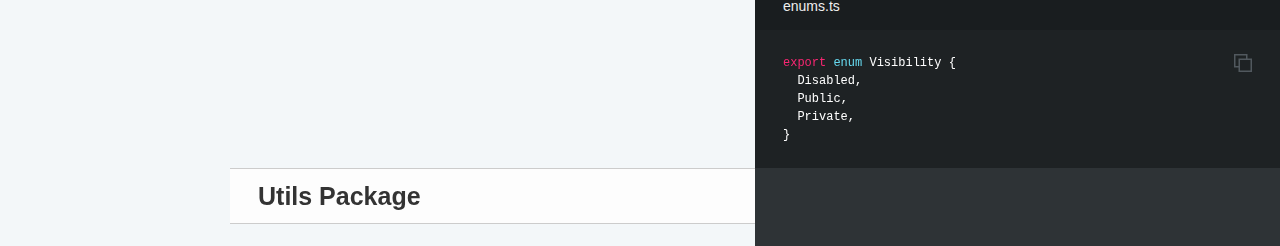
<file: packages.html>
<!doctype html>
<html>
  <head>
    <meta charset="utf-8">
    <meta content="IE=edge,chrome=1" http-equiv="X-UA-Compatible">
    <meta name="viewport" content="width=device-width, initial-scale=1, maximum-scale=1">
    <link href="images/favicon-a68a6ad6.ico" rel="icon" type="image/ico" />
    <title>Packages Doc</title>

    <style media="screen">
      .highlight table td { padding: 5px; }
.highlight table pre { margin: 0; }
.highlight .gh {
  color: #999999;
}
.highlight .sr {
  color: #f6aa11;
}
.highlight .go {
  color: #888888;
}
.highlight .gp {
  color: #555555;
}
.highlight .gs {
}
.highlight .gu {
  color: #aaaaaa;
}
.highlight .nb {
  color: #f6aa11;
}
.highlight .cm {
  color: #75715e;
}
.highlight .cp {
  color: #75715e;
}
.highlight .c1 {
  color: #75715e;
}
.highlight .cs {
  color: #75715e;
}
.highlight .c, .highlight .ch, .highlight .cd, .highlight .cpf {
  color: #75715e;
}
.highlight .err {
  color: #960050;
}
.highlight .gr {
  color: #960050;
}
.highlight .gt {
  color: #960050;
}
.highlight .gd {
  color: #49483e;
}
.highlight .gi {
  color: #49483e;
}
.highlight .ge {
  color: #49483e;
}
.highlight .kc {
  color: #66d9ef;
}
.highlight .kd {
  color: #66d9ef;
}
.highlight .kr {
  color: #66d9ef;
}
.highlight .no {
  color: #66d9ef;
}
.highlight .kt {
  color: #66d9ef;
}
.highlight .mf {
  color: #ae81ff;
}
.highlight .mh {
  color: #ae81ff;
}
.highlight .il {
  color: #ae81ff;
}
.highlight .mi {
  color: #ae81ff;
}
.highlight .mo {
  color: #ae81ff;
}
.highlight .m, .highlight .mb, .highlight .mx {
  color: #ae81ff;
}
.highlight .sc {
  color: #ae81ff;
}
.highlight .se {
  color: #ae81ff;
}
.highlight .ss {
  color: #ae81ff;
}
.highlight .sd {
  color: #e6db74;
}
.highlight .s2 {
  color: #e6db74;
}
.highlight .sb {
  color: #e6db74;
}
.highlight .sh {
  color: #e6db74;
}
.highlight .si {
  color: #e6db74;
}
.highlight .sx {
  color: #e6db74;
}
.highlight .s1 {
  color: #e6db74;
}
.highlight .s, .highlight .sa, .highlight .dl {
  color: #e6db74;
}
.highlight .na {
  color: #a6e22e;
}
.highlight .nc {
  color: #a6e22e;
}
.highlight .nd {
  color: #a6e22e;
}
.highlight .ne {
  color: #a6e22e;
}
.highlight .nf, .highlight .fm {
  color: #a6e22e;
}
.highlight .vc {
  color: #ffffff;
}
.highlight .nn {
  color: #ffffff;
}
.highlight .ni {
  color: #ffffff;
}
.highlight .bp {
  color: #ffffff;
}
.highlight .vg {
  color: #ffffff;
}
.highlight .vi {
  color: #ffffff;
}
.highlight .nv, .highlight .vm {
  color: #ffffff;
}
.highlight .w {
  color: #ffffff;
}
.highlight {
  color: #ffffff;
}
.highlight .n, .highlight .py, .highlight .nx {
  color: #ffffff;
}
.highlight .nl {
  color: #f92672;
}
.highlight .ow {
  color: #f92672;
}
.highlight .nt {
  color: #f92672;
}
.highlight .k, .highlight .kv {
  color: #f92672;
}
.highlight .kn {
  color: #f92672;
}
.highlight .kp {
  color: #f92672;
}
.highlight .o {
  color: #f92672;
}
    </style>
    <style media="print">
      * {
        -webkit-transition:none!important;
        transition:none!important;
      }
      .highlight table td { padding: 5px; }
.highlight table pre { margin: 0; }
.highlight, .highlight .w {
  color: #586e75;
}
.highlight .err {
  color: #002b36;
  background-color: #dc322f;
}
.highlight .c, .highlight .ch, .highlight .cd, .highlight .cm, .highlight .cpf, .highlight .c1, .highlight .cs {
  color: #657b83;
}
.highlight .cp {
  color: #b58900;
}
.highlight .nt {
  color: #b58900;
}
.highlight .o, .highlight .ow {
  color: #93a1a1;
}
.highlight .p, .highlight .pi {
  color: #93a1a1;
}
.highlight .gi {
  color: #859900;
}
.highlight .gd {
  color: #dc322f;
}
.highlight .gh {
  color: #268bd2;
  background-color: #002b36;
  font-weight: bold;
}
.highlight .k, .highlight .kn, .highlight .kp, .highlight .kr, .highlight .kv {
  color: #6c71c4;
}
.highlight .kc {
  color: #cb4b16;
}
.highlight .kt {
  color: #cb4b16;
}
.highlight .kd {
  color: #cb4b16;
}
.highlight .s, .highlight .sb, .highlight .sc, .highlight .dl, .highlight .sd, .highlight .s2, .highlight .sh, .highlight .sx, .highlight .s1 {
  color: #859900;
}
.highlight .sa {
  color: #6c71c4;
}
.highlight .sr {
  color: #2aa198;
}
.highlight .si {
  color: #d33682;
}
.highlight .se {
  color: #d33682;
}
.highlight .nn {
  color: #b58900;
}
.highlight .nc {
  color: #b58900;
}
.highlight .no {
  color: #b58900;
}
.highlight .na {
  color: #268bd2;
}
.highlight .m, .highlight .mb, .highlight .mf, .highlight .mh, .highlight .mi, .highlight .il, .highlight .mo, .highlight .mx {
  color: #859900;
}
.highlight .ss {
  color: #859900;
}
    </style>
    <link href="stylesheets/screen-278e2499.css" rel="stylesheet" media="screen" />
    <link href="stylesheets/print-953e3353.css" rel="stylesheet" media="print" />
      <script src="javascripts/all-7ab77579.js"></script>

    <script>
      $(function() { setupCodeCopy(); });
    </script>
  </head>

  <body class="packages" data-languages="[]">
    <a href="#" id="nav-button">
      <span>
        <img src="images/navbar-cad8cdcb.png" alt="" />
      </span>
    </a>
    <div class="toc-wrapper">
      <a href="/">
        <img src="images/logo-a005c0ab.png" class="logo" alt="" />
      </a>
        <div class="search">
          <input type="text" class="search" id="input-search" placeholder="Search">
        </div>
        <ul class="search-results"></ul>
      <br/>
        <fieldset class="toc-list-page">
          <legend>
            Pages
          </legend>
          <ul id="pages" class="toc-list-h1">
              <li>
                <a id="admin-page" href="admin.html" class="toc-h1 toc-link capitalize " data-page="Admin">
                  Admin
                </a>
              </li>
              <li>
                <a id="backend-page" href="backend.html" class="toc-h1 toc-link capitalize " data-page="Backend">
                  Backend
                </a>
              </li>
              <li>
                <a id="packages-page" href="packages.html" class="toc-h1 toc-link capitalize " data-page="Packages">
                  Packages
                </a>
              </li>
              <li>
                <a id="api.htl-page" href="api.htl" class="toc-h1 toc-link capitalize disabled" data-page="API">
                  API
                </a>
              </li>
          </ul>
        </fieldset>
      <br/>
      <fieldset class="toc-list-page">
        <legend>
          Content
        </legend>
        <ul id="toc" class="toc-list-h1">
            <li>
              <a href="#introduction" class="toc-h1 toc-link" data-title="Introduction">Introduction</a>
            </li>
            <li>
              <a href="#database-package" class="toc-h1 toc-link" data-title="Database package">Database package</a>
                <ul class="toc-list-h2">
                    <li>
                      <a href="#enviroment" class="toc-h2 toc-link" data-title="Enviroment">Enviroment</a>
                    </li>
                    <li>
                      <a href="#scripts" class="toc-h2 toc-link" data-title="Scripts">Scripts</a>
                    </li>
                    <li>
                      <a href="#file-structure" class="toc-h2 toc-link" data-title="File Structure">File Structure</a>
                    </li>
                    <li>
                      <a href="#model-files" class="toc-h2 toc-link" data-title="Model files">Model files</a>
                    </li>
                    <li>
                      <a href="#addons" class="toc-h2 toc-link" data-title="Addons">Addons</a>
                    </li>
                </ul>
            </li>
            <li>
              <a href="#utils-package" class="toc-h1 toc-link" data-title="Utils Package">Utils Package</a>
            </li>
        </ul>
      </fieldset>
        <ul class="toc-footer">
            <li>copyright <a href="https://www.ggtech.global" target="_blank">GGTech</a> 2021 ©</li>
        </ul>
    </div>
    <div class="page-wrapper">
      <div class="dark-box"></div>
      <div class="content">
        <h1 id='introduction'>Introduction</h1>
<p>Documentation for packages created for ECMS system</p>

<ul>
<li><a href="#database-package">Database</a></li>
<li><a href="#utils-package">Utils</a></li>
</ul>
<h1 id='database-package'>Database package</h1>
<p>ECMS package to centralize database project models</p>
<h3 id='enviroment'>Enviroment</h3>
<p>Environment file it&#39;s not required to develop, unless you want run a test</p>
<h2 id='scripts'>Scripts</h2><h3 id='install'>Install</h3><div class="highlight"><pre class="highlight sh tab-shell"><code>yarn <span class="nb">install</span>
</code></pre></div>
<p>When you install for first time a <code>@ggtech</code> package you need add your <code>NPM_TOKEN</code> from gitlab</p>
<h3 id='build'>Build</h3><div class="highlight"><pre class="highlight sh tab-shell"><code>yarn build <span class="c"># build:rm if have problems with previous dist dir</span>

yarn move <span class="c"># to move files to root dir</span>

<span class="c">## DEV</span>
yarn dev <span class="c"># this run the commands when files change</span>
</code></pre></div><h2 id='file-structure'>File Structure</h2>
<blockquote>
<p>Paths</p>
</blockquote>
<div class="highlight"><pre class="highlight plaintext"><code>- src
  |- index.ts // Main file to initialize databases
  |- addons
      |- &lt;modules&gt; // Declare addons methods and interfaces or enums
  |- bootstrap
    |- &lt;admin | project&gt;
      |- &lt;module&gt; // Declare bootstrap to basic db data
  |- imports
    |- &lt;admin | project&gt; // Import schemas to create models in databases
  |- models
    |- &lt;admin | project&gt;
      |- &lt;Model&gt;
        |- index.ts // Declare main interface and schema
        |- statics.ts // Declare model statics methods
        |- methods.ts // Declare schema methods
        |- nested.ts // Declare nested schemas and interfaces
</code></pre></div>
<p>Using a basic group structure to </p>
<h2 id='model-files'>Model files</h2>
<blockquote>
<p>index.ts</p>
</blockquote>
<div class="highlight"><pre class="highlight typescript"><code><span class="c1">// Imports</span>
<span class="k">import</span> <span class="p">{</span> <span class="nx">Schema</span><span class="p">,</span> <span class="nx">Types</span><span class="p">,</span> <span class="nx">Document</span><span class="p">,</span> <span class="nx">Model</span> <span class="p">}</span> <span class="k">from</span> <span class="dl">'</span><span class="s1">mongoose</span><span class="dl">'</span>
<span class="c1">// ... all imports</span>

<span class="k">export</span> <span class="kr">interface</span> <span class="nx">UserSchema</span> <span class="kd">extends</span> <span class="nx">Document</span> <span class="p">{</span>
  <span class="c1">// Fields</span>
  <span class="nl">_id</span><span class="p">:</span> <span class="nx">Types</span><span class="p">.</span><span class="nx">ObjectId</span>
<span class="p">}</span>

<span class="k">export</span> <span class="kr">interface</span> <span class="nx">User</span> <span class="kd">extends</span> <span class="nx">UserSchema</span> <span class="p">{</span>
  <span class="c1">// Methods</span>
<span class="p">}</span>

<span class="k">export</span> <span class="kr">interface</span> <span class="nx">UserModel</span> <span class="kd">extends</span> <span class="nx">ModelName</span> <span class="p">{</span>
  <span class="c1">// Statics</span>
  <span class="nx">getUserById</span><span class="p">(</span><span class="nx">id</span><span class="p">:</span> <span class="nx">ParamId</span><span class="p">):</span> <span class="nb">Promise</span><span class="o">&lt;</span><span class="nx">User</span><span class="o">&gt;</span>
  <span class="nx">createUser</span><span class="p">(</span><span class="nx">data</span><span class="p">:</span> <span class="nx">object</span><span class="p">):</span> <span class="nb">Promise</span><span class="o">&lt;</span><span class="nx">User</span><span class="o">&gt;</span>
<span class="p">}</span>

<span class="kd">const</span> <span class="nx">userSchema</span> <span class="o">=</span> <span class="k">new</span> <span class="nx">Schema</span><span class="o">&lt;</span><span class="nx">User</span><span class="p">,</span> <span class="nx">UserModel</span><span class="o">&gt;</span><span class="p">({</span>
  <span class="c1">// fields</span>
<span class="p">})</span>

<span class="c1">// Statics</span>
<span class="nx">userSchema</span><span class="p">.</span><span class="nx">statics</span><span class="p">.</span><span class="nx">getUserById</span> <span class="o">=</span> <span class="nx">getUserById</span>

<span class="c1">// Methdos</span>
<span class="nx">userSchema</span><span class="p">.</span><span class="nx">methods</span><span class="p">.</span><span class="nx">updateAvatar</span> <span class="o">=</span> <span class="nx">updateAvatar</span>

<span class="k">export</span> <span class="k">default</span> <span class="nx">userSchema</span>
</code></pre></div>
<blockquote>
<p>statics.ts</p>
</blockquote>
<div class="highlight"><pre class="highlight typescript"><code><span class="c1">// Imports</span>
<span class="k">import</span> <span class="p">{</span> <span class="nx">User</span><span class="p">,</span> <span class="nx">UserModel</span> <span class="p">}</span> <span class="k">from</span> <span class="dl">'</span><span class="s1">.</span><span class="dl">'</span>
<span class="k">import</span> <span class="p">{</span> <span class="nx">Fields</span><span class="p">,</span> <span class="nx">Paginator</span> <span class="p">}</span> <span class="k">from</span> <span class="dl">'</span><span class="s1">../../Pagination</span><span class="dl">'</span>

<span class="kd">const</span> <span class="nx">FIELDS</span> <span class="o">=</span> <span class="nb">Object</span><span class="p">.</span><span class="nx">freeze</span><span class="p">({</span>
  <span class="p">[</span><span class="nx">Fields</span><span class="p">.</span><span class="nx">frontOne</span><span class="p">]:</span> <span class="p">{},</span>
  <span class="p">[</span><span class="nx">Fields</span><span class="p">.</span><span class="nx">frontList</span><span class="p">]:</span> <span class="p">{},</span>
  <span class="p">[</span><span class="nx">Fields</span><span class="p">.</span><span class="nx">adminOne</span><span class="p">]:</span> <span class="p">{},</span>
  <span class="p">[</span><span class="nx">Fields</span><span class="p">.</span><span class="nx">nested</span><span class="p">]:</span> <span class="p">{</span>
    <span class="c1">// fields to return</span>
  <span class="p">}</span>
<span class="p">})</span>

<span class="k">export</span> <span class="kd">const</span> <span class="nx">paginate</span> <span class="o">=</span> <span class="nx">Paginator</span><span class="o">&lt;</span><span class="nx">UserModel</span><span class="p">,</span> <span class="nx">User</span><span class="o">&gt;</span><span class="p">()</span>

<span class="k">export</span> <span class="k">async</span> <span class="kd">function</span> <span class="nx">createUser</span><span class="p">(</span><span class="k">this</span><span class="p">:</span> <span class="nx">UserModel</span><span class="p">,</span> <span class="nx">data</span><span class="p">:</span> <span class="nx">object</span><span class="p">):</span> <span class="nb">Promise</span><span class="o">&lt;</span><span class="nx">Name</span><span class="o">&gt;</span> <span class="p">{</span>
  <span class="kd">const</span> <span class="nx">user</span> <span class="o">=</span> <span class="k">new</span> <span class="k">this</span><span class="p">(</span><span class="nx">data</span><span class="p">)</span>

  <span class="k">await</span> <span class="nx">user</span><span class="p">.</span><span class="nx">save</span><span class="p">()</span>

  <span class="k">return</span> <span class="nx">user</span>
<span class="p">}</span>
</code></pre></div>
<blockquote>
<p>methods.ts</p>
</blockquote>
<div class="highlight"><pre class="highlight typescript"><code><span class="c1">// Imports</span>
<span class="k">import</span> <span class="p">{</span> <span class="nx">User</span> <span class="p">}</span> <span class="k">from</span> <span class="dl">'</span><span class="s1">.</span><span class="dl">'</span>


<span class="k">export</span> <span class="k">async</span> <span class="kd">function</span> <span class="nx">updateUser</span><span class="p">(</span><span class="k">this</span><span class="p">:</span> <span class="nx">User</span><span class="p">,</span> <span class="nx">data</span><span class="p">:</span> <span class="nx">object</span><span class="p">):</span> <span class="nb">Promise</span><span class="o">&lt;</span><span class="nx">User</span><span class="o">&gt;</span> <span class="p">{</span>
  <span class="p">...</span>
<span class="p">}</span>
</code></pre></div>
<blockquote>
<p>nested.ts</p>
</blockquote>
<div class="highlight"><pre class="highlight typescript"><code><span class="c1">// Imports</span>
<span class="k">import</span> <span class="p">{</span> <span class="nx">Schema</span><span class="p">,</span> <span class="nx">Types</span><span class="p">,</span> <span class="nx">Document</span> <span class="p">}</span> <span class="k">from</span> <span class="dl">'</span><span class="s1">mongoose</span><span class="dl">'</span>

<span class="k">export</span> <span class="kr">interface</span> <span class="nx">UserNested</span> <span class="kd">extends</span> <span class="nx">Document</span> <span class="p">{</span>
  <span class="nl">_id</span><span class="p">:</span> <span class="nx">Types</span><span class="p">.</span><span class="nx">ObjectId</span>
  <span class="nx">username</span><span class="p">:</span> <span class="kr">string</span>
  <span class="nx">avatar</span><span class="p">:</span> <span class="kr">string</span>
<span class="p">}</span>

<span class="k">export</span> <span class="kd">const</span> <span class="nx">UserNestedSchema</span> <span class="o">=</span> <span class="k">new</span> <span class="nx">Schema</span><span class="o">&lt;</span><span class="nx">UserNested</span><span class="o">&gt;</span><span class="p">({</span>
  <span class="na">username</span><span class="p">:</span> <span class="nx">createFieldRequired</span><span class="p">(</span><span class="nb">String</span><span class="p">)</span>
  <span class="na">avatar</span><span class="p">:</span> <span class="nx">createFieldRequired</span><span class="p">(</span><span class="nb">String</span><span class="p">)</span>
<span class="p">})</span>
</code></pre></div><h2 id='addons'>Addons</h2>
<p>Here are tools to models like enums and methods</p>

<blockquote>
<p>enums.ts</p>
</blockquote>
<div class="highlight"><pre class="highlight typescript"><code><span class="k">export</span> <span class="kr">enum</span> <span class="nx">Visibility</span> <span class="p">{</span>
  <span class="nx">Disabled</span><span class="p">,</span>
  <span class="nx">Public</span><span class="p">,</span>
  <span class="nx">Private</span><span class="p">,</span>
<span class="p">}</span>
</code></pre></div><h1 id='utils-package'>Utils Package</h1>
      </div>
      <div class="dark-box">
      </div>
    </div>
  </body>
</html>
</file>
<file: stylesheets/screen-278e2499.css>
/*! normalize.css v3.0.2 | MIT License | git.io/normalize */html{font-family:sans-serif;-ms-text-size-adjust:100%;-webkit-text-size-adjust:100%}body{margin:0}article,aside,details,figcaption,figure,footer,header,hgroup,main,menu,nav,section,summary{display:block}audio,canvas,progress,video{display:inline-block;vertical-align:baseline}audio:not([controls]){display:none;height:0}[hidden],template{display:none}a{background-color:transparent}a:active,a:hover{outline:0}abbr[title]{border-bottom:1px dotted}b,strong{font-weight:bold}dfn{font-style:italic}h1{font-size:2em;margin:0.67em 0}mark{background:#ff0;color:#000}small{font-size:80%}sub,sup{font-size:75%;line-height:0;position:relative;vertical-align:baseline}sup{top:-0.5em}sub{bottom:-0.25em}img{border:0}svg:not(:root){overflow:hidden}figure{margin:1em 40px}hr{-webkit-box-sizing:content-box;box-sizing:content-box;height:0}pre{overflow:auto}code,kbd,pre,samp{font-family:monospace, monospace;font-size:1em}button,input,optgroup,select,textarea{color:inherit;font:inherit;margin:0}button{overflow:visible}button,select{text-transform:none}button,html input[type="button"],input[type="reset"],input[type="submit"]{-webkit-appearance:button;cursor:pointer}button[disabled],html input[disabled]{cursor:default}button::-moz-focus-inner,input::-moz-focus-inner{border:0;padding:0}input{line-height:normal}input[type="checkbox"],input[type="radio"]{-webkit-box-sizing:border-box;box-sizing:border-box;padding:0}input[type="number"]::-webkit-inner-spin-button,input[type="number"]::-webkit-outer-spin-button{height:auto}input[type="search"]{-webkit-appearance:textfield;-webkit-box-sizing:content-box;box-sizing:content-box}input[type="search"]::-webkit-search-cancel-button,input[type="search"]::-webkit-search-decoration{-webkit-appearance:none}fieldset{border:1px solid #c0c0c0;margin:0 2px;padding:0.35em 0.625em 0.75em}legend{border:0;padding:0}textarea{overflow:auto}optgroup{font-weight:bold}table{border-collapse:collapse;border-spacing:0}td,th{padding:0}.content h1,.content h2,.content h3,.content h4,.content h5,.content h6,html,body{font-family:-apple-system, BlinkMacSystemFont, "Segoe UI", Roboto, Helvetica, Arial, sans-serif, "Apple Color Emoji", "Segoe UI Emoji", "Segoe UI Symbol";font-size:14px}.content h1,.content h2,.content h3,.content h4,.content h5,.content h6{font-weight:bold}.content code,.content pre{font-family:Consolas, Menlo, Monaco, "Lucida Console", "Liberation Mono", "DejaVu Sans Mono", "Bitstream Vera Sans Mono", "Courier New", monospace, serif;font-size:12px;line-height:1.5}.content code{word-break:break-all;-webkit-hyphens:auto;-ms-hyphens:auto;hyphens:auto}@font-face{font-family:'slate';src:url(../fonts/slate-cfc9d06b.eot?-syv14m);src:url(../fonts/slate-cfc9d06b.eot?#iefix-syv14m) format("embedded-opentype"),url(../fonts/slate.woff2?-syv14m) format("woff2"),url(../fonts/slate.woff?-syv14m) format("woff"),url(../fonts/slate-7b7da4fe.ttf?-syv14m) format("truetype"),url(../fonts/slate-e55b8307.svg?-syv14m#slate) format("svg");font-weight:normal;font-style:normal}.content aside.warning:before,.content aside.notice:before,.content aside.success:before,.toc-wrapper>.search:before{font-family:'slate';speak:none;font-style:normal;font-weight:normal;font-variant:normal;text-transform:none;line-height:1}.content aside.warning:before{content:"\e600"}.content aside.notice:before{content:"\e602"}.content aside.success:before{content:"\e606"}.toc-wrapper>.search:before{content:"\e607"}.capitalize{text-transform:capitalize}.toc-list-page{border-top:1px dashed #666;border-bottom:none;border-left:none;border-right:none;padding:0 0 0 0}.toc-list-page legend{color:white;padding:0 5px}.active-page{background-color:#0fb9d4;color:white}.disabled{cursor:not-allowed;opacity:0.5}html,body{color:#333;padding:0;margin:0;-webkit-font-smoothing:antialiased;-moz-osx-font-smoothing:grayscale;background-color:#F3F7F9;height:100%;-webkit-text-size-adjust:none}#toc>ul>li>a>span{float:right;background-color:#2484FF;border-radius:40px;width:20px}.toc-wrapper{-webkit-transition:left 0.3s ease-in-out;transition:left 0.3s ease-in-out;overflow-y:auto;overflow-x:hidden;position:fixed;z-index:30;top:0;left:0;bottom:0;width:230px;background-color:#2E3336;font-size:13px;font-weight:bold}.toc-wrapper .lang-selector{display:none}.toc-wrapper .lang-selector a{padding-top:0.5em;padding-bottom:0.5em}.toc-wrapper .logo{display:block;max-width:100%;margin-bottom:0px}.toc-wrapper>.search{position:relative}.toc-wrapper>.search input{background:#2E3336;border-width:0 0 1px 0;border-color:#666;padding:6px 0 6px 20px;-webkit-box-sizing:border-box;box-sizing:border-box;margin:10px 15px;width:200px;outline:none;color:#fff;border-radius:0}.toc-wrapper>.search:before{position:absolute;top:17px;left:15px;color:#fff}.toc-wrapper .search-results{margin-top:0;-webkit-box-sizing:border-box;box-sizing:border-box;height:0;overflow-y:auto;overflow-x:hidden;-webkit-transition-property:height, margin;transition-property:height, margin;-webkit-transition-duration:180ms;transition-duration:180ms;-webkit-transition-timing-function:ease-in-out;transition-timing-function:ease-in-out;background:#1E2224}.toc-wrapper .search-results.visible{height:30%;margin-bottom:1em}.toc-wrapper .search-results li{margin:1em 15px;line-height:1}.toc-wrapper .search-results a{color:#fff;text-decoration:none}.toc-wrapper .search-results a:hover{text-decoration:underline}.toc-wrapper ul,.toc-wrapper li{list-style:none;margin:0;padding:0;line-height:28px}.toc-wrapper li{color:#fff;-webkit-transition-property:background;transition-property:background;-webkit-transition-timing-function:linear;transition-timing-function:linear;-webkit-transition-duration:200ms;transition-duration:200ms}.toc-wrapper .toc-link.active{background-color:#0F75D4;color:#fff}.toc-wrapper .toc-link.active-parent{background-color:#1E2224;color:#fff}.toc-wrapper .toc-list-h2{display:none;background-color:#1E2224;font-weight:500}.toc-wrapper .toc-h2{padding-left:25px;font-size:12px}.toc-wrapper .toc-footer{padding:1em 0;margin-top:1em;border-top:1px dashed #666}.toc-wrapper .toc-footer li,.toc-wrapper .toc-footer a{color:#fff;text-decoration:none}.toc-wrapper .toc-footer a:hover{text-decoration:underline}.toc-wrapper .toc-footer li{font-size:0.8em;line-height:1.7;text-decoration:none}.toc-link,.toc-footer li{padding:0 15px 0 15px;display:block;overflow-x:hidden;white-space:nowrap;text-overflow:ellipsis;text-decoration:none;color:#fff;-webkit-transition-property:background;transition-property:background;-webkit-transition-timing-function:linear;transition-timing-function:linear;-webkit-transition-duration:130ms;transition-duration:130ms}#nav-button{padding:0 1.5em 5em 0;display:none;position:fixed;top:0;left:0;z-index:100;color:#000;text-decoration:none;font-weight:bold;opacity:0.7;line-height:16px;-webkit-transition:left 0.3s ease-in-out;transition:left 0.3s ease-in-out}#nav-button span{display:block;padding:6px 6px 6px;background-color:rgba(243,247,249,0.7);-webkit-transform-origin:0 0;transform-origin:0 0;-webkit-transform:rotate(-90deg) translate(-100%, 0);transform:rotate(-90deg) translate(-100%, 0);border-radius:0 0 0 5px}#nav-button img{height:16px;vertical-align:bottom}#nav-button:hover{opacity:1}#nav-button.open{left:230px}.page-wrapper{margin-left:230px;position:relative;z-index:10;background-color:#F3F7F9;min-height:100%;padding-bottom:1px}.page-wrapper .dark-box{width:50%;background-color:#2E3336;position:absolute;right:0;top:0;bottom:0}.page-wrapper .lang-selector{position:fixed;z-index:50;border-bottom:5px solid #2E3336}.lang-selector{display:flex;background-color:#1E2224;width:100%;font-weight:bold;overflow-x:auto}.lang-selector a{display:inline;color:#fff;text-decoration:none;padding:0 10px;line-height:30px;outline:0}.lang-selector a:active,.lang-selector a:focus{background-color:#111;color:#fff}.lang-selector a.active{background-color:#2E3336;color:#fff}.lang-selector:after{content:'';clear:both;display:block}.content{-webkit-transform:translateZ(0);position:relative;z-index:30}.content:after{content:'';display:block;clear:both}.content>h1,.content>h2,.content>h3,.content>h4,.content>h5,.content>h6,.content>p,.content>table,.content>ul,.content>ol,.content>aside,.content>dl{margin-right:50%;padding:0 28px;-webkit-box-sizing:border-box;box-sizing:border-box;display:block}.content>ul,.content>ol{padding-left:43px}.content>h1,.content>h2,.content>div{clear:both}.content h1{font-size:25px;padding-top:0.5em;padding-bottom:0.5em;margin-bottom:21px;margin-top:2em;border-top:1px solid #ccc;border-bottom:1px solid #ccc;background-color:#fdfdfd}.content h1:first-child,.content div:first-child+h1{border-top-width:0;margin-top:0}.content h2{font-size:19px;margin-top:4em;margin-bottom:0;border-top:1px solid #ccc;padding-top:1.2em;padding-bottom:1.2em;background-image:-webkit-gradient(linear, left top, left bottom, from(rgba(255,255,255,0.2)), to(rgba(255,255,255,0)));background-image:linear-gradient(to bottom, rgba(255,255,255,0.2), rgba(255,255,255,0))}.content h1+h2,.content h1+div+h2{margin-top:-21px;border-top:none}.content h3,.content h4,.content h5,.content h6{font-size:15px;margin-top:2.5em;margin-bottom:0.8em}.content h4,.content h5,.content h6{font-size:10px}.content hr{margin:2em 0;border-top:2px solid #2E3336;border-bottom:2px solid #F3F7F9}.content table{margin-bottom:1em;overflow:auto}.content table th,.content table td{text-align:left;vertical-align:top;line-height:1.6}.content table th code,.content table td code{white-space:nowrap}.content table th{padding:5px 10px;border-bottom:1px solid #ccc;vertical-align:bottom}.content table td{padding:10px}.content table tr:last-child{border-bottom:1px solid #ccc}.content table tr:nth-child(odd)>td{background-color:white}.content table tr:nth-child(even)>td{background-color:#fbfcfd}.content dt{font-weight:bold}.content dd{margin-left:15px}.content p,.content li,.content dt,.content dd{line-height:1.6;margin-top:0}.content img{max-width:100%}.content code{background-color:rgba(0,0,0,0.05);padding:3px;border-radius:3px}.content pre>code{background-color:transparent;padding:0}.content aside{padding-top:1em;padding-bottom:1em;margin-top:1.5em;margin-bottom:1.5em;background:#8fbcd4;line-height:1.6}.content aside.warning{background-color:#c97a7e}.content aside.success{background-color:#6ac174}.content aside:before{vertical-align:middle;padding-right:0.5em;font-size:14px}.content .search-highlight{padding:2px;margin:-3px;border-radius:4px;border:1px solid #F7E633;background:-webkit-gradient(linear, right bottom, left top, from(#F7E633), to(#F1D32F));background:linear-gradient(to top left, #F7E633 0%, #F1D32F 100%)}.content>div.highlight{clear:none}.content pre,.content blockquote{background-color:#1E2224;color:#fff;margin:0;width:50%;float:right;clear:right;-webkit-box-sizing:border-box;box-sizing:border-box}.content pre>p,.content blockquote>p{margin:0}.content pre a,.content blockquote a{color:#fff;text-decoration:none;border-bottom:dashed 1px #ccc}.content pre{padding-top:2em;padding-bottom:2em;padding:2em 28px}.content blockquote>p{background-color:#191D1F;padding:13px 2em;color:#eee}@media (max-width: 930px){.toc-wrapper{left:-230px}.toc-wrapper.open{left:0}.page-wrapper{margin-left:0}#nav-button{display:block}.toc-link{padding-top:0.3em;padding-bottom:0.3em}}@media (max-width: 700px){.dark-box{display:none}.content>h1,.content>h2,.content>h3,.content>h4,.content>h5,.content>h6,.content>p,.content>table,.content>ul,.content>ol,.content>aside,.content>dl{margin-right:0}.toc-wrapper .lang-selector{display:block}.page-wrapper .lang-selector{display:none}.content pre,.content blockquote{width:auto;float:none}.content>pre+h1,.content>blockquote+h1,.content>pre+h2,.content>blockquote+h2,.content>pre+h3,.content>blockquote+h3,.content>pre+h4,.content>blockquote+h4,.content>pre+h5,.content>blockquote+h5,.content>pre+h6,.content>blockquote+h6,.content>pre+p,.content>blockquote+p,.content>pre+table,.content>blockquote+table,.content>pre+ul,.content>blockquote+ul,.content>pre+ol,.content>blockquote+ol,.content>pre+aside,.content>blockquote+aside,.content>pre+dl,.content>blockquote+dl{margin-top:28px}}.highlight .c,.highlight .cm,.highlight .c1,.highlight .cs{color:#909090}.highlight,.highlight .w{background-color:#1E2224}.copy-clipboard{float:right;fill:#9DAAB6;cursor:pointer;opacity:0.4;height:18px;width:18px}.copy-clipboard:hover{opacity:0.8}
</file>
<file: stylesheets/print-953e3353.css>
/*! normalize.css v3.0.2 | MIT License | git.io/normalize */html{font-family:sans-serif;-ms-text-size-adjust:100%;-webkit-text-size-adjust:100%}body{margin:0}article,aside,details,figcaption,figure,footer,header,hgroup,main,menu,nav,section,summary{display:block}audio,canvas,progress,video{display:inline-block;vertical-align:baseline}audio:not([controls]){display:none;height:0}[hidden],template{display:none}a{background-color:transparent}a:active,a:hover{outline:0}abbr[title]{border-bottom:1px dotted}b,strong{font-weight:bold}dfn{font-style:italic}h1{font-size:2em;margin:0.67em 0}mark{background:#ff0;color:#000}small{font-size:80%}sub,sup{font-size:75%;line-height:0;position:relative;vertical-align:baseline}sup{top:-0.5em}sub{bottom:-0.25em}img{border:0}svg:not(:root){overflow:hidden}figure{margin:1em 40px}hr{-webkit-box-sizing:content-box;box-sizing:content-box;height:0}pre{overflow:auto}code,kbd,pre,samp{font-family:monospace, monospace;font-size:1em}button,input,optgroup,select,textarea{color:inherit;font:inherit;margin:0}button{overflow:visible}button,select{text-transform:none}button,html input[type="button"],input[type="reset"],input[type="submit"]{-webkit-appearance:button;cursor:pointer}button[disabled],html input[disabled]{cursor:default}button::-moz-focus-inner,input::-moz-focus-inner{border:0;padding:0}input{line-height:normal}input[type="checkbox"],input[type="radio"]{-webkit-box-sizing:border-box;box-sizing:border-box;padding:0}input[type="number"]::-webkit-inner-spin-button,input[type="number"]::-webkit-outer-spin-button{height:auto}input[type="search"]{-webkit-appearance:textfield;-webkit-box-sizing:content-box;box-sizing:content-box}input[type="search"]::-webkit-search-cancel-button,input[type="search"]::-webkit-search-decoration{-webkit-appearance:none}fieldset{border:1px solid #c0c0c0;margin:0 2px;padding:0.35em 0.625em 0.75em}legend{border:0;padding:0}textarea{overflow:auto}optgroup{font-weight:bold}table{border-collapse:collapse;border-spacing:0}td,th{padding:0}.content h1,.content h2,.content h3,.content h4,body{font-family:-apple-system, BlinkMacSystemFont, "Segoe UI", Roboto, Helvetica, Arial, sans-serif, "Apple Color Emoji", "Segoe UI Emoji", "Segoe UI Symbol";font-size:14px}.content h1,.content h2,.content h3,.content h4{font-weight:bold}.content pre,.content code{font-family:Consolas, Menlo, Monaco, "Lucida Console", "Liberation Mono", "DejaVu Sans Mono", "Bitstream Vera Sans Mono", "Courier New", monospace, serif;font-size:12px;line-height:1.5}.content pre,.content code{word-break:break-all;-webkit-hyphens:auto;-ms-hyphens:auto;hyphens:auto}@font-face{font-family:'slate';src:url(../fonts/slate-cfc9d06b.eot?-syv14m);src:url(../fonts/slate-cfc9d06b.eot?#iefix-syv14m) format("embedded-opentype"),url(../fonts/slate.woff2?-syv14m) format("woff2"),url(../fonts/slate.woff?-syv14m) format("woff"),url(../fonts/slate-7b7da4fe.ttf?-syv14m) format("truetype"),url(../fonts/slate-e55b8307.svg?-syv14m#slate) format("svg");font-weight:normal;font-style:normal}.content aside.warning:before,.content aside.notice:before,.content aside.success:before{font-family:'slate';speak:none;font-style:normal;font-weight:normal;font-variant:normal;text-transform:none;line-height:1}.content aside.warning:before{content:"\e600"}.content aside.notice:before{content:"\e602"}.content aside.success:before{content:"\e606"}.tocify,.toc-footer,.lang-selector,.search,#nav-button{display:none}.tocify-wrapper>img{margin:0 auto;display:block}.content{font-size:12px}.content pre,.content code{border:1px solid #999;border-radius:5px;font-size:0.8em}.content pre code{border:0}.content pre{padding:1.3em}.content code{padding:0.2em}.content table{border:1px solid #999}.content table tr{border-bottom:1px solid #999}.content table td,.content table th{padding:0.7em}.content p{line-height:1.5}.content a{text-decoration:none;color:#000}.content h1{font-size:2.5em;padding-top:0.5em;padding-bottom:0.5em;margin-top:1em;margin-bottom:21px;border:2px solid #ccc;border-width:2px 0;text-align:center}.content h2{font-size:1.8em;margin-top:2em;border-top:2px solid #ccc;padding-top:0.8em}.content h1+h2,.content h1+div+h2{border-top:none;padding-top:0;margin-top:0}.content h3,.content h4{font-size:0.8em;margin-top:1.5em;margin-bottom:0.8em;text-transform:uppercase}.content h5,.content h6{text-transform:uppercase}.content aside{padding:1em;border:1px solid #ccc;border-radius:5px;margin-top:1.5em;margin-bottom:1.5em;line-height:1.6}.content aside:before{vertical-align:middle;padding-right:0.5em;font-size:14px}@media print{.copy-clipboard{display:none}}
</file>
